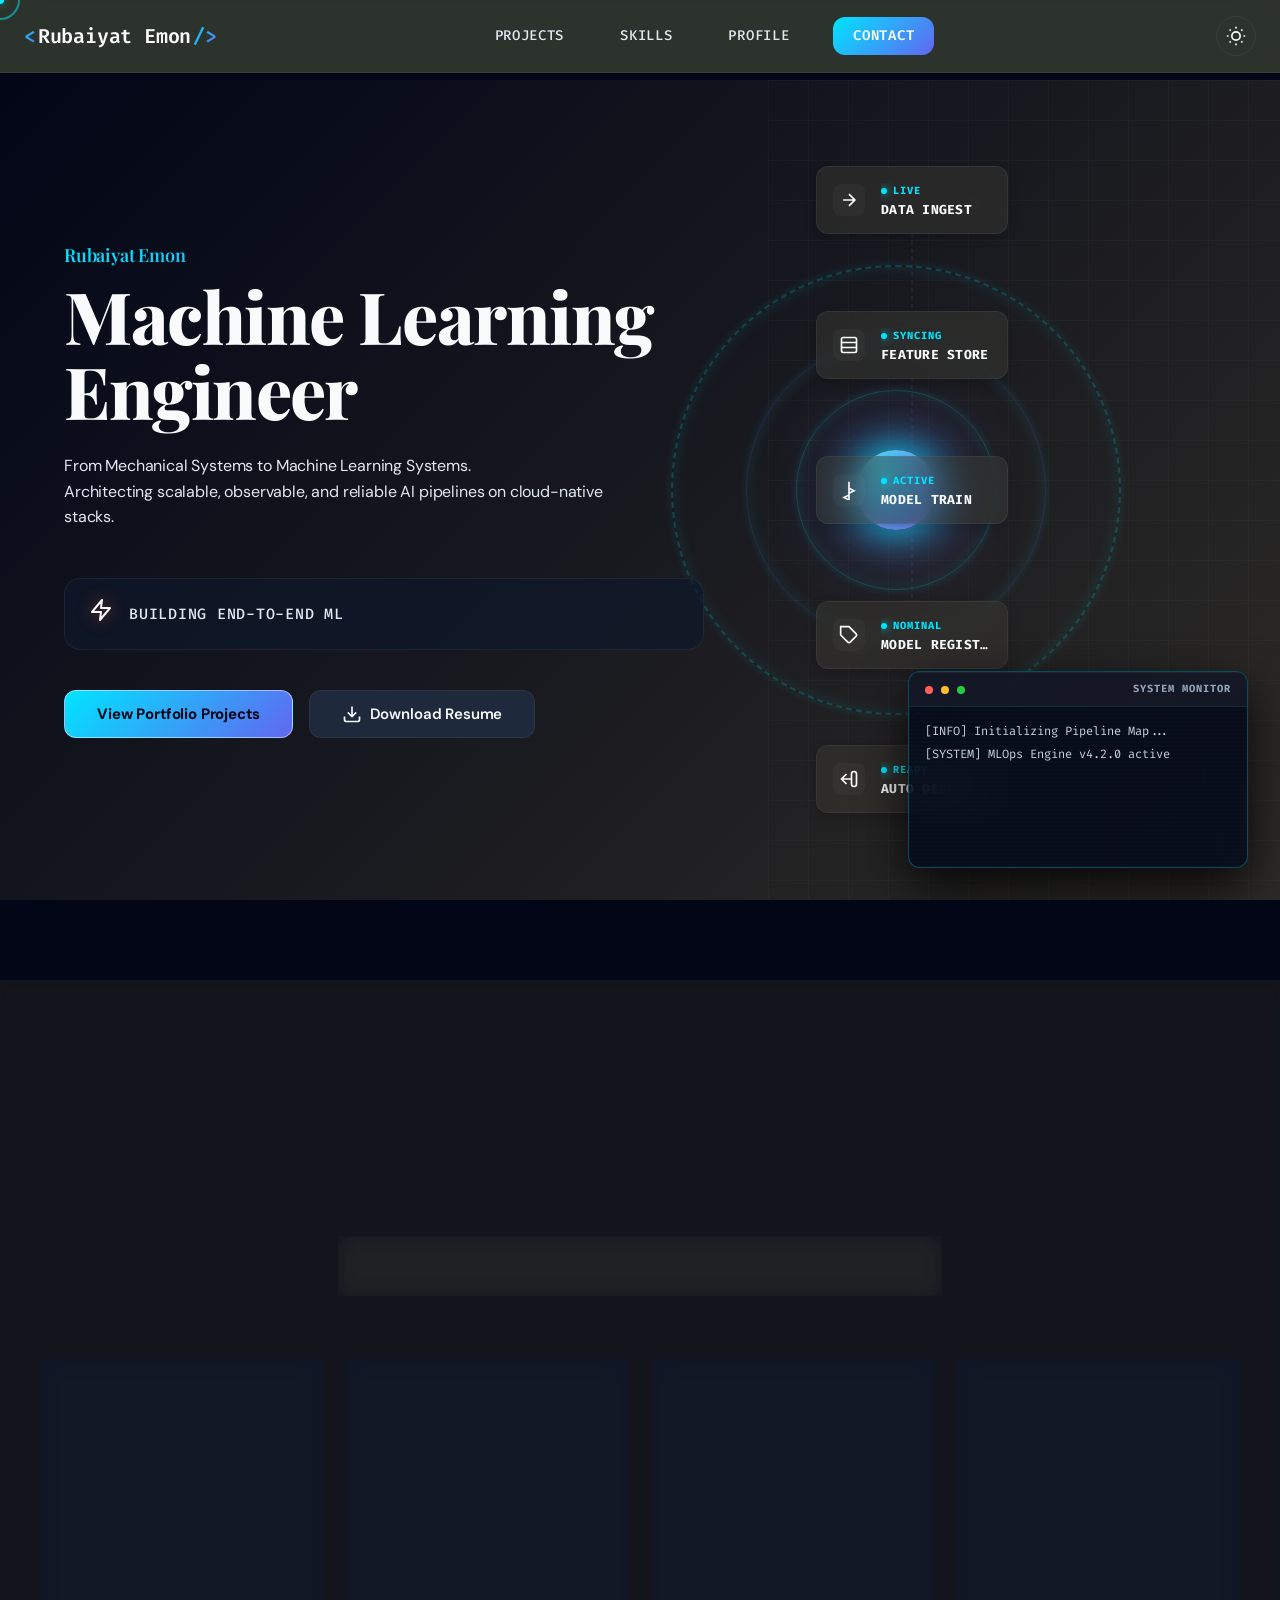
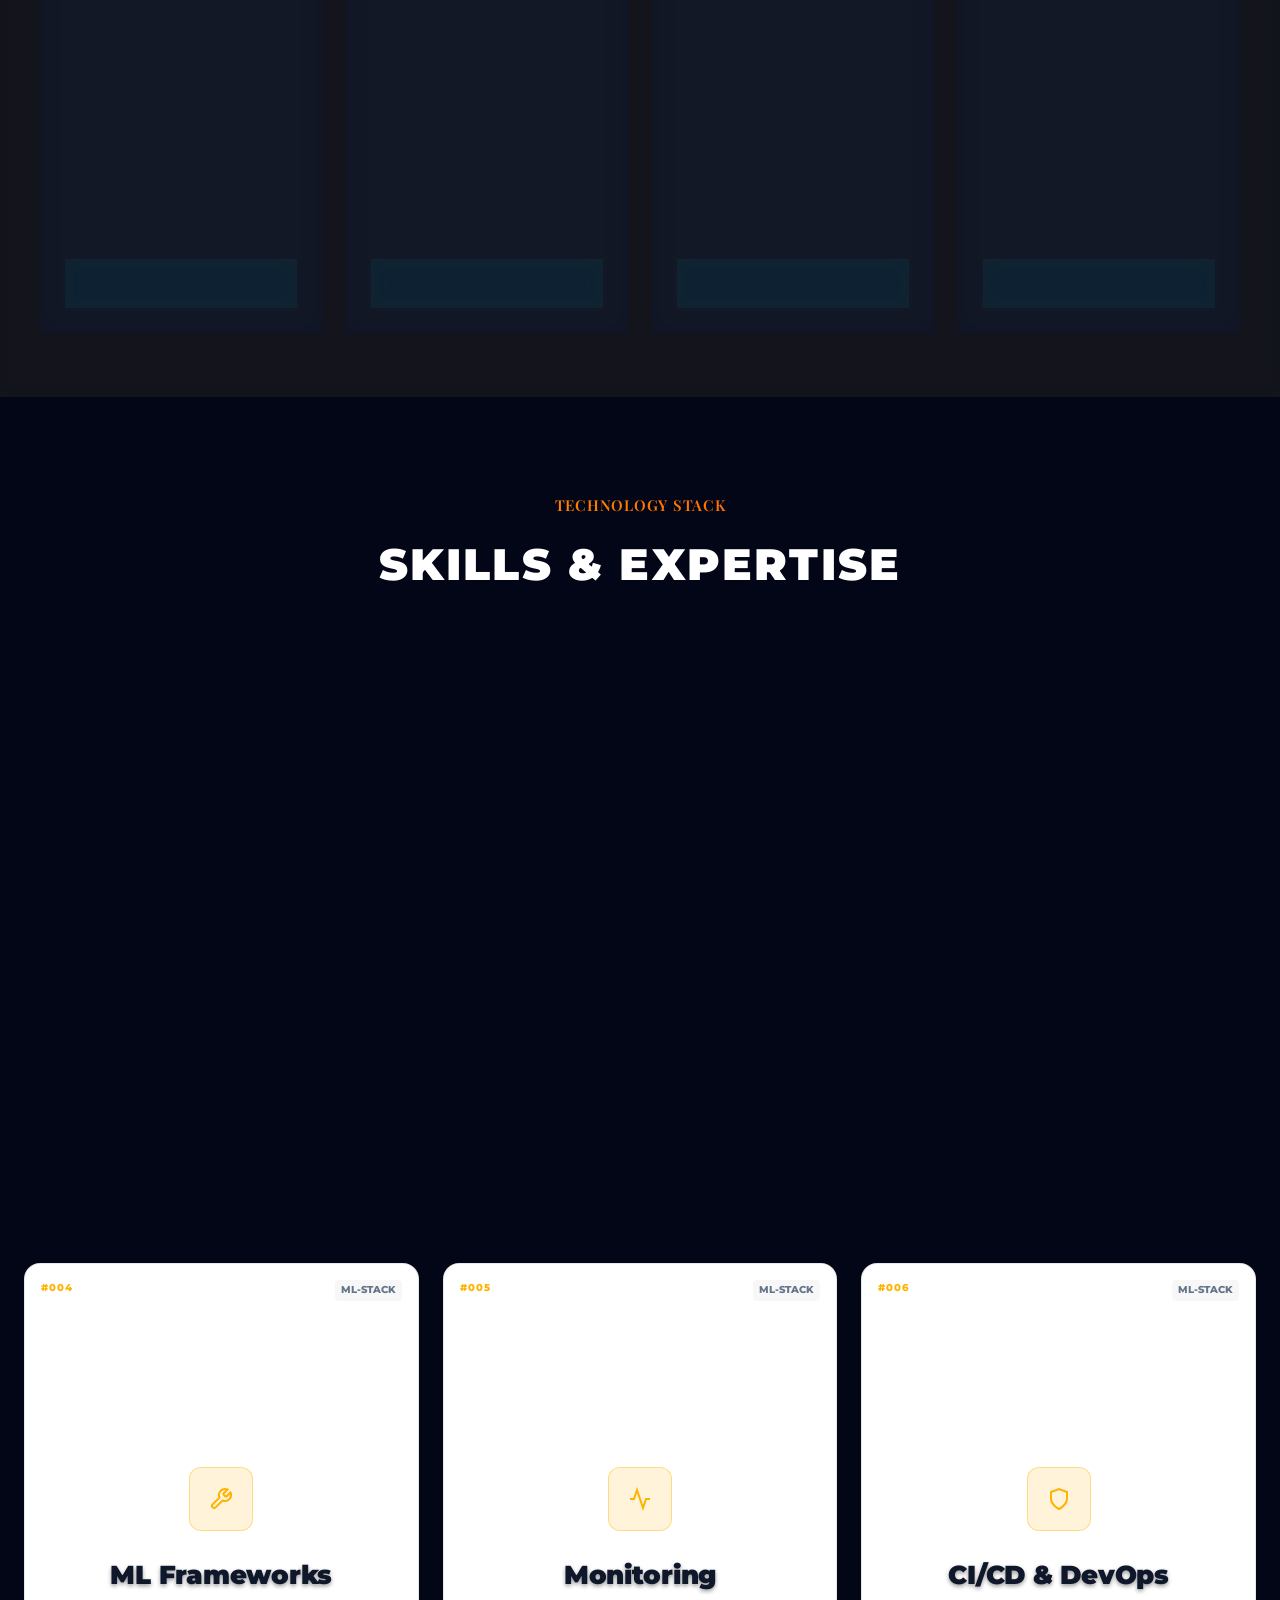
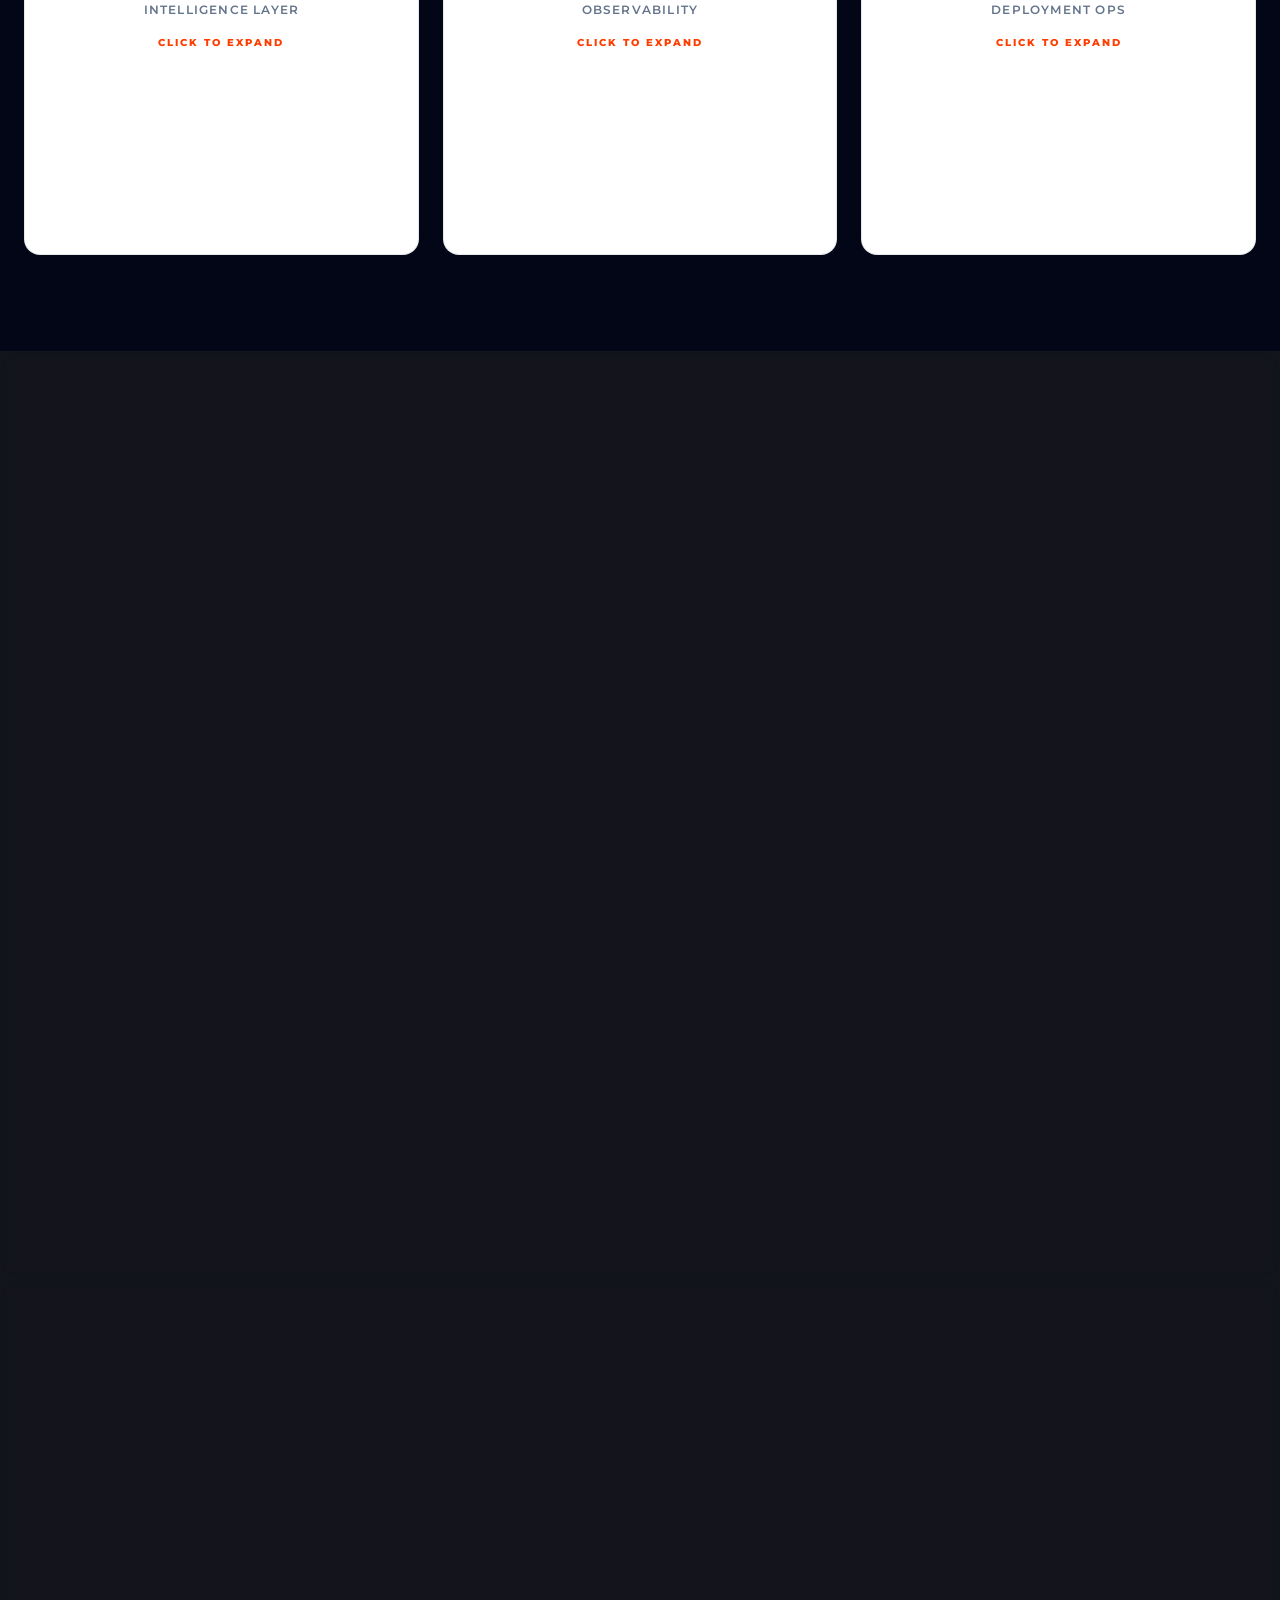
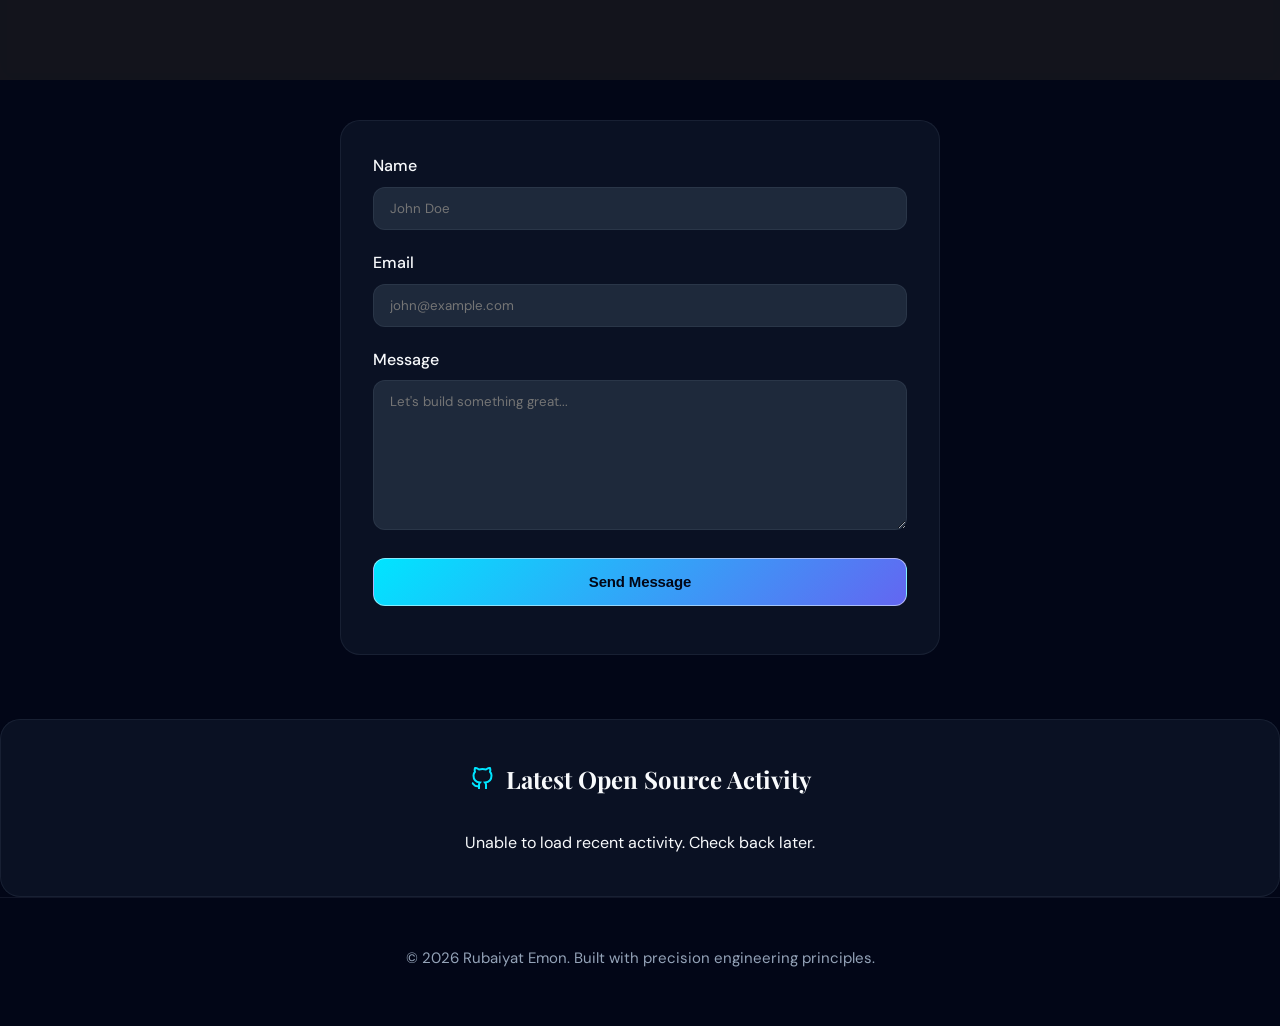
<file: index.html>
<!DOCTYPE html>
<html lang="en">

<head>
    <meta charset="UTF-8">
    <meta name="viewport" content="width=device-width, initial-scale=1.0">
    <meta name="description"
        content="Machine Learning Engineer & MLOps Specialist - Building scalable, observable, and reliable AI pipelines on cloud-native stacks">
    <meta name="keywords" content="Machine Learning, MLOps, ML Engineer, Cloud, Kubernetes, AI, Portfolio">
    <title>Rubaiyat Emon | Machine Learning Engineer</title>
    <link rel="preconnect" href="https://fonts.googleapis.com">
    <link rel="preconnect" href="https://fonts.gstatic.com" crossorigin>
    <link
        href="https://fonts.googleapis.com/css2?family=Playfair+Display:wght@400;500;600;700;800;900&family=DM+Sans:wght@300;400;500;600;700&family=Fira+Code:wght@400;500;600&family=Exo+2:wght@400;600;700;800&family=Montserrat:wght@400;700;800;900&display=swap"
        rel="stylesheet">
    <link rel="stylesheet" href="styles.css">
</head>

<body>
    <div class="cursor-dot"></div>
    <div class="cursor-outline"></div>
    <!-- Navigation -->
    <nav class="navbar">
        <div class="container nav-container">
            <a href="#" class="logo">
                <span class="logo-bracket">&lt;</span>
                <span class="logo-text" data-value="Rubaiyat Emon">Rubaiyat Emon</span>
                <span class="logo-bracket">/&gt;</span>
            </a>
            <ul class="nav-menu">
                <li><a href="#projects" class="nav-link">Projects</a></li>
                <li><a href="#skills" class="nav-link">Skills</a></li>
                <li><button id="show-about-details" class="nav-link">Profile</button></li>
                <li><a href="#contact" class="nav-link cta-button">Contact</a></li>
            </ul>
            <div class="hamburger">
                <span></span>
                <span></span>
                <span></span>
            </div>
            <button id="theme-toggle" class="theme-toggle-btn" aria-label="Toggle light/dark theme">
                <svg class="sun-icon" width="20" height="20" viewBox="0 0 24 24" fill="none" stroke="currentColor"
                    stroke-width="2">
                    <circle cx="12" cy="12" r="5"></circle>
                    <line x1="12" y1="1" x2="12" y2="3"></line>
                    <line x1="12" y1="21" x2="12" y2="23"></line>
                    <line x1="4.22" y1="4.22" x2="5.64" y2="5.64"></line>
                    <line x1="18.36" y1="18.36" x2="19.78" y2="19.78"></line>
                    <line x1="1" y1="12" x2="3" y2="12"></line>
                    <line x1="21" y1="12" x2="23" y2="12"></line>
                    <line x1="4.22" y1="19.78" x2="5.64" y2="18.36"></line>
                    <line x1="18.36" y1="5.64" x2="19.78" y2="4.22"></line>
                </svg>
                <svg class="moon-icon" width="20" height="20" viewBox="0 0 24 24" fill="none" stroke="currentColor"
                    stroke-width="2">
                    <path d="M21 12.79A9 9 0 1 1 11.21 3 7 7 0 0 0 21 12.79z"></path>
                </svg>
            </button>
        </div>
    </nav>

    <!-- Hero Section -->
    <section class="hero">
        <div class="hero-core-container">
            <div class="hero-core-orb"></div>
            <div class="hero-core-ring ring-1"></div>
            <div class="hero-core-ring ring-2"></div>
            <div class="hero-core-ring ring-3"></div>
        </div>
        <div class="container hero-container">
            <div class="hero-content">
                <h1 class="hero-title">
                    <span class="hero-name">Rubaiyat Emon</span>
                    <span class="hero-role">Machine Learning Engineer</span>
                </h1>
                <p class="hero-subtitle">
                    From Mechanical Systems to Machine Learning Systems.<br>
                    Architecting scalable, observable, and reliable AI pipelines on cloud-native stacks.
                </p>
                <div class="hero-tagline">
                    <span class="tagline-icon">
                        <svg width="24" height="24" viewBox="0 0 24 24" fill="none" stroke="currentColor"
                            stroke-width="2" stroke-linecap="round" stroke-linejoin="round">
                            <polygon points="13 2 3 14 12 14 11 22 21 10 12 10 13 2"></polygon>
                        </svg>
                    </span>
                    <span id="rotating-tagline" class="rotating-text">Building End-to-End ML Pipelines</span>
                </div>
                <div class="hero-cta">
                    <a href="#projects" class="btn btn-primary">View Portfolio Projects</a>
                    <a href="resume.pdf" class="btn btn-secondary" download>
                        <svg width="20" height="20" viewBox="0 0 24 24" fill="none" stroke="currentColor"
                            stroke-width="2">
                            <path d="M21 15v4a2 2 0 0 1-2 2H5a2 2 0 0 1-2-2v-4"></path>
                            <polyline points="7 10 12 15 17 10"></polyline>
                            <line x1="12" y1="15" x2="12" y2="3"></line>
                        </svg>
                        Download Resume
                    </a>
                </div>
            </div>
            <div class="system-canvas">
                <svg id="hero-pipeline-svg" class="hero-pipeline-svg">
                </svg>
                <div class="nodes-container">
                    <div class="pipeline-node" id="hero-node-ingest" data-node="ingest">
                        <div class="node-icon">
                            <svg width="20" height="20" viewBox="0 0 24 24" fill="none" stroke="currentColor"
                                stroke-width="2">
                                <path d="M5 12h14M12 5l7 7-7 7" />
                            </svg>
                        </div>
                        <div class="node-info">
                            <div class="node-status">Live</div>
                            <div class="node-label">Data Ingest</div>
                        </div>
                    </div>
                    <div class="pipeline-node" id="hero-node-feature-store" data-node="feature">
                        <div class="node-icon">
                            <svg width="20" height="20" viewBox="0 0 24 24" fill="none" stroke="currentColor"
                                stroke-width="2">
                                <rect x="3" y="3" width="18" height="18" rx="2" ry="2" />
                                <path d="M3 9h18M3 15h18" />
                            </svg>
                        </div>
                        <div class="node-info">
                            <div class="node-status">Syncing</div>
                            <div class="node-label">Feature Store</div>
                        </div>
                    </div>
                    <div class="pipeline-node" id="hero-node-train" data-node="train">
                        <div class="node-icon">
                            <svg width="20" height="20" viewBox="0 0 24 24" fill="none" stroke="currentColor"
                                stroke-width="2">
                                <path d="M12 2v8l6 3-6 3v8l-6-3 6-3V2z" />
                            </svg>
                        </div>
                        <div class="node-info">
                            <div class="node-status">Active</div>
                            <div class="node-label">Model Train</div>
                        </div>
                    </div>
                    <div class="pipeline-node" id="hero-node-registry" data-node="registry">
                        <div class="node-icon">
                            <svg width="20" height="20" viewBox="0 0 24 24" fill="none" stroke="currentColor"
                                stroke-width="2">
                                <path
                                    d="M20.59 13.41l-7.17 7.17a2 2 0 0 1-2.83 0L2 12V2h10l8.59 8.59a2 2 0 0 1 0 2.82zM7 7h.01" />
                            </svg>
                        </div>
                        <div class="node-info">
                            <div class="node-status">Nominal</div>
                            <div class="node-label">Model Registry</div>
                        </div>
                    </div>
                    <div class="pipeline-node" id="hero-node-deploy" data-node="deploy">
                        <div class="node-icon">
                            <svg width="20" height="20" viewBox="0 0 24 24" fill="none" stroke="currentColor"
                                stroke-width="2">
                                <path
                                    d="M18 3a3 3 0 0 0-3 3v12a3 3 0 0 0 3 3 3 3 0 0 0 3-3V6a3 3 0 0 0-3-3zM15 12H3m6-6l-6 6 6 6" />
                            </svg>
                        </div>
                        <div class="node-info">
                            <div class="node-status">Ready</div>
                            <div class="node-label">Auto Deploy</div>
                        </div>
                    </div>
                </div>
                <div class="telemetry-terminal">
                    <div class="terminal-header">
                        <span class="terminal-dot red"></span>
                        <span class="terminal-dot yellow"></span>
                        <span class="terminal-dot green"></span>
                        <span class="terminal-title">SYSTEM MONITOR</span>
                    </div>
                    <div id="hero-telemetry-logs" class="terminal-body">
                        <div class="log-line">[INFO] Initializing Pipeline Map...</div>
                        <div class="log-line">[SYSTEM] MLOps Engine v4.2.0 active</div>
                    </div>
                </div>
            </div>
        </div>
    </section>

    <!-- Projects Section -->
    <section id="projects" class="projects-section">
        <div class="container">
            <h2 class="section-title">
                <span class="title-accent">The Four Pillars</span>
                Portfolio Projects
            </h2>
            <p class="section-subtitle">Production-grade ML systems demonstrating end-to-end engineering excellence</p>

            <div class="filter-container">
                <button class="filter-btn active" data-filter="all">All</button>
                <button class="filter-btn" data-filter="mlops">MLOps</button>
                <button class="filter-btn" data-filter="genai">GenAI</button>
                <button class="filter-btn" data-filter="vision">Computer Vision</button>
            </div>

            <div class="projects-grid">
                <!-- Project A: Fraud Detection -->
                <article class="project-card" data-project="ML-SYS-01-FD" data-version="v2.4.0" data-category="mlops">
                    <div class="card-grid-overlay"></div>
                    <div class="card-scan-line"></div>
                    <div class="top-glow"></div>
                    <div class="card-corner corner-tl"></div>
                    <div class="card-corner corner-tr"></div>
                    <div class="card-corner corner-bl"></div>
                    <div class="card-corner corner-br"></div>
                    <div class="project-header">
                        <div class="project-icon">
                            <svg width="32" height="32" viewBox="0 0 24 24" fill="none" stroke="currentColor"
                                stroke-width="2">
                                <polygon points="13 2 3 14 12 14 11 22 21 10 12 10 13 2"></polygon>
                            </svg>
                        </div>
                        <span class="project-tag">Speed & Reliability</span>
                    </div>
                    <h3 class="project-title">Real-Time Fraud Detection System</h3>
                    <p class="project-description">
                        Low-latency fraud detection API processing 10,000+ TPS with sub-150ms P95 latency,
                        featuring zero-downtime Blue/Green deployments and automated drift monitoring.
                    </p>
                    <div class="project-tech">
                        <span class="tech-badge">Kafka</span>
                        <span class="tech-badge">Feast</span>
                        <span class="tech-badge">MLflow</span>
                        <span class="tech-badge">FastAPI</span>
                        <span class="tech-badge">Prometheus</span>
                        <span class="tech-badge">Evidently AI</span>
                    </div>
                    <div class="project-stats">
                        <div class="stat">
                            <div class="stat-value">&lt;120ms</div>
                            <div class="stat-label">P95 Latency</div>
                        </div>
                        <div class="stat">
                            <div class="stat-value">-18%</div>
                            <div class="stat-label">False Positives</div>
                        </div>
                        <div class="stat">
                            <div class="stat-value">Zero</div>
                            <div class="stat-label">Downtime</div>
                        </div>
                    </div>
                    <button class="btn btn-outline project-btn">View Details</button>
                </article>

                <!-- Project B: Recommendation Engine -->
                <article class="project-card" data-project="ML-SYS-02-RS" data-version="v3.1.2" data-category="mlops">
                    <div class="card-grid-overlay"></div>
                    <div class="card-scan-line"></div>
                    <div class="top-glow"></div>
                    <div class="card-corner corner-tl"></div>
                    <div class="card-corner corner-tr"></div>
                    <div class="card-corner corner-bl"></div>
                    <div class="card-corner corner-br"></div>
                    <div class="project-header">
                        <div class="project-icon">
                            <svg width="32" height="32" viewBox="0 0 24 24" fill="none" stroke="currentColor"
                                stroke-width="2">
                                <path
                                    d="M21.5 2v6h-6M2.5 22v-6h6M2 11.5a10 10 0 0 1 18.8-4.3M22 12.5a10 10 0 0 1-18.8 4.2">
                                </path>
                            </svg>
                        </div>
                        <span class="project-tag">Distributed Scale</span>
                    </div>
                    <h3 class="project-title">Scalable Recommendation Engine</h3>
                    <p class="project-description">
                        Personalized news recommendation system with distributed training on 100GB+ datasets,
                        autoscaling serving layer, and Kubeflow-orchestrated retraining pipelines.
                    </p>
                    <div class="project-tech">
                        <span class="tech-badge">Kubernetes</span>
                        <span class="tech-badge">Ray Train</span>
                        <span class="tech-badge">Ray Serve</span>
                        <span class="tech-badge">Kubeflow</span>
                        <span class="tech-badge">Terraform</span>
                        <span class="tech-badge">EKS</span>
                    </div>
                    <div class="project-stats">
                        <div class="stat">
                            <div class="stat-value">70%</div>
                            <div class="stat-label">Training Speedup</div>
                        </div>
                        <div class="stat">
                            <div class="stat-value">2-15</div>
                            <div class="stat-label">Auto-scaling Pods</div>
                        </div>
                        <div class="stat">
                            <div class="stat-value">10x</div>
                            <div class="stat-label">Dataset Growth</div>
                        </div>
                    </div>
                    <button class="btn btn-outline project-btn">View Details</button>
                </article>

                <!-- Project C: LLM & RAG -->
                <article class="project-card" data-project="LLM-PLAT-03" data-version="v1.0.8" data-category="genai">
                    <div class="card-grid-overlay"></div>
                    <div class="card-scan-line"></div>
                    <div class="top-glow"></div>
                    <div class="card-corner corner-tl"></div>
                    <div class="card-corner corner-tr"></div>
                    <div class="card-corner corner-bl"></div>
                    <div class="card-corner corner-br"></div>
                    <div class="project-header">
                        <div class="project-icon">
                            <svg width="32" height="32" viewBox="0 0 24 24" fill="none" stroke="currentColor"
                                stroke-width="2">
                                <rect x="3" y="11" width="18" height="11" rx="2" ry="2"></rect>
                                <path d="M7 11V7a5 5 0 0 1 10 0v4"></path>
                            </svg>
                        </div>
                        <span class="project-tag">GenAI System</span>
                    </div>
                    <h3 class="project-title">Enterprise LLM & RAG Platform</h3>
                    <p class="project-description">
                        Retrieval-Augmented Generation system grounding LLMs on 500k+ engineering documents,
                        with fine-tuned embeddings, vector search, and rigorous evaluation pipelines.
                    </p>
                    <div class="project-tech">
                        <span class="tech-badge">LangChain</span>
                        <span class="tech-badge">Qdrant</span>
                        <span class="tech-badge">LoRA</span>
                        <span class="tech-badge">Transformers</span>
                        <span class="tech-badge">Redis</span>
                        <span class="tech-badge">RAGAS</span>
                    </div>
                    <div class="project-stats">
                        <div class="stat">
                            <div class="stat-value">92%</div>
                            <div class="stat-label">Faithfulness</div>
                        </div>
                        <div class="stat">
                            <div class="stat-value">40%</div>
                            <div class="stat-label">Improvement</div>
                        </div>
                        <div class="stat">
                            <div class="stat-value">60%</div>
                            <div class="stat-label">Latency Reduction</div>
                        </div>
                    </div>
                    <button class="btn btn-outline project-btn">View Details</button>
                </article>

                <!-- Project D: Computer Vision -->
                <article class="project-card" data-project="CV-EDGE-04" data-version="v4.2.1" data-category="vision">
                    <div class="card-grid-overlay"></div>
                    <div class="card-scan-line"></div>
                    <div class="top-glow"></div>
                    <div class="card-corner corner-tl"></div>
                    <div class="card-corner corner-tr"></div>
                    <div class="card-corner corner-bl"></div>
                    <div class="card-corner corner-br"></div>
                    <div class="project-header">
                        <div class="project-icon">
                            <svg width="32" height="32" viewBox="0 0 24 24" fill="none" stroke="currentColor"
                                stroke-width="2">
                                <path d="M1 12s4-8 11-8 11 8 11 8-4 8-11 8-11-8-11-8z"></path>
                                <circle cx="12" cy="12" r="3"></circle>
                            </svg>
                        </div>
                        <span class="project-tag">Optimization</span>
                    </div>
                    <h3 class="project-title">Computer Vision for Edge Deployment</h3>
                    <p class="project-description">
                        Optimized YOLOv8 object detection for edge hardware with pruning, quantization,
                        and TensorRT, achieving 3x speedup while maintaining accuracy.
                    </p>
                    <div class="project-tech">
                        <span class="tech-badge">YOLOv8</span>
                        <span class="tech-badge">TensorRT</span>
                        <span class="tech-badge">Triton</span>
                        <span class="tech-badge">KFServing</span>
                        <span class="tech-badge">GitHub Actions</span>
                        <span class="tech-badge">OpenCV</span>
                    </div>
                    <div class="project-stats">
                        <div class="stat">
                            <div class="stat-value">65%</div>
                            <div class="stat-label">Size Reduction</div>
                        </div>
                        <div class="stat">
                            <div class="stat-value">3.5x</div>
                            <div class="stat-label">Speedup</div>
                        </div>
                        <div class="stat">
                            <div class="stat-value">&lt;1.5%</div>
                            <div class="stat-label">mAP Drop</div>
                        </div>
                    </div>
                    <button class="btn btn-outline project-btn">View Details</button>
                </article>
            </div>
        </div>
    </section>



    <!-- Skills Section -->
    <section id="skills" class="skills-section">
        <div class="container">
            <h2 class="section-title">
                <span class="title-accent">Technology Stack</span>
                Skills & Expertise
            </h2>

            <div id="holo-skills-container" class="skills-grid">
                <!-- Data-driven holographic cards will be rendered here -->
            </div>
        </div>
    </section>

    <!-- About Section -->
    <section id="about" class="about-section">
        <div class="container">
            <div class="about-grid">
                <div class="about-image">
                    <div class="image-placeholder">
                        <img src="profile.png" alt="Rubaiyat Emon" class="profile-photo">
                    </div>
                </div>
                <div class="about-content">
                    <h2 class="section-title">
                        <span class="title-accent">My Journey</span>
                        About Me
                    </h2>
                    <div class="about-text">
                        <p>
                            My path into Machine Learning Engineering wasn't a linear ascent; it was forged through
                            the debris of heavy failure and the quiet desperation of starting over. Coming from a
                            <strong>Mechanical Engineering</strong> background, I was trained in precision and
                            reliability,
                            yet the transition into production ML often felt like an impossible mountain. I’ve known
                            what it feels like to be utterly stuck—trapped in the gap between the logic I knew and
                            the complex, high-stakes code that seemed to reject my every effort. I failed, I iterated,
                            and I failed again.
                        </p>
                        <p>
                            In those moments of absolute uncertainty, I clung to a hope that was nearly unreasonable—a
                            singular, relentless drive to succeed where others might have turned back. Today, I don't
                            just build models; I <strong>architect the battle-hardened systems</strong> that serve them.
                            Because I’ve felt the sting of a failing pipeline, I’m obsessed with the robust
                            infrastructure, monitoring, and MLOps automation that turn statistical promise into an
                            unshakeable reality.
                        </p>

                        <blockquote class="engineering-quote">
                            "I’ve come to realize that my Mechanical Engineering background isn't a gap—it's my
                            foundational strength. It provided the rigorous training in systems design, failure mode
                            analysis, and constraint optimization that I now use to build bulletproof ML production
                            architectures."
                        </blockquote>
                    </div>
                    <div class="about-cta-group">
                        <a href="#contact" class="btn btn-primary">Let's Discuss Scalable ML Systems</a>
                    </div>
                </div>
            </div>
        </div>
    </section>


    <!-- Contact Section -->
    <section id="contact" class="contact-section">
        <div class="container">
            <h2 class="section-title">Let's Build Something Together</h2>
            <p class="section-subtitle">Open to opportunities in ML Engineering, MLOps, and AI Infrastructure</p>
            <div class="contact-links">
                <a href="mailto:rubaiyatemon16317@gmail.com" class="contact-link">
                    <svg width="24" height="24" viewBox="0 0 24 24" fill="currentColor">
                        <path
                            d="M24 5.457v13.909c0 .904-.732 1.636-1.636 1.636h-3.819V11.73L12 16.64l-6.545-4.91v9.273H1.636A1.636 1.636 0 0 1 0 19.366V5.457c0-2.023 2.309-3.178 3.927-1.964L12 9.573l8.073-6.08c1.618-1.214 3.927-.059 3.927 1.964z" />
                    </svg>
                    Rubaiyat Emon
                </a>
                <a href="https://linkedin.com/in/yourprofile" target="_blank" class="contact-link">
                    <svg width="24" height="24" viewBox="0 0 24 24" fill="currentColor">
                        <path
                            d="M20.447 20.452h-3.554v-5.569c0-1.328-.027-3.037-1.852-3.037-1.853 0-2.136 1.445-2.136 2.939v5.667H9.351V9h3.414v1.561h.046c.477-.9 1.637-1.85 3.37-1.85 3.601 0 4.267 2.37 4.267 5.455v6.286zM5.337 7.433c-1.144 0-2.063-.926-2.063-2.065 0-1.138.92-2.063 2.063-2.063 1.14 0 2.064.925 2.064 2.063 0 1.139-.925 2.065-2.064 2.065zm1.782 13.019H3.555V9h3.564v11.452zM22.225 0H1.771C.792 0 0 .774 0 1.729v20.542C0 23.227.792 24 1.771 24h20.451C23.2 24 24 23.227 24 22.271V1.729C24 .774 23.2 0 22.222 0h.003z" />
                    </svg>
                    LinkedIn Profile
                </a>
                <a href="https://github.com/rubaiyatemon" target="_blank" class="contact-link">
                    <svg width="24" height="24" viewBox="0 0 24 24" fill="currentColor">
                        <path
                            d="M12 0c-6.626 0-12 5.373-12 12 0 5.302 3.438 9.8 8.207 11.387.599.111.793-.261.793-.577v-2.234c-3.338.726-4.033-1.416-4.033-1.416-.546-1.387-1.333-1.756-1.333-1.756-1.089-.745.083-.729.083-.729 1.205.084 1.839 1.237 1.839 1.237 1.07 1.834 2.807 1.304 3.492.997.107-.775.418-1.305.762-1.604-2.665-.305-5.467-1.334-5.467-5.931 0-1.311.469-2.381 1.236-3.221-.124-.303-.535-1.524.117-3.176 0 0 1.008-.322 3.301 1.23.957-.266 1.983-.399 3.003-.404 1.02.005 2.047.138 3.006.404 2.291-1.552 3.297-1.23 3.297-1.23.653 1.653.242 2.874.118 3.176.77.84 1.235 1.911 1.235 3.221 0 4.609-2.807 5.624-5.479 5.921.43.372.823 1.102.823 2.222v3.293c0 .319.192.694.801.576 4.765-1.589 8.199-6.086 8.199-11.386 0-6.627-5.373-12-12-12z" />
                    </svg>
                    rubaiyatemon
                </a>
            </div>
        </div>
    </section>

    <!-- Contact Form -->
    <div class="contact-form-container">
        <form id="contact-form" class="contact-form">
            <div class="form-group">
                <label for="name">Name</label>
                <input type="text" id="name" name="name" required placeholder="John Doe">
            </div>
            <div class="form-group">
                <label for="email">Email</label>
                <input type="email" id="email" name="email" required placeholder="john@example.com">
            </div>
            <div class="form-group">
                <label for="message">Message</label>
                <textarea id="message" name="message" required placeholder="Let's build something great..."></textarea>
            </div>
            <button type="submit" class="btn btn-primary submit-btn">Send Message</button>
            <p class="form-status" id="form-status"></p>
        </form>
    </div>

    <!-- Live GitHub Activity -->
    <div class="github-activity">
        <h3 class="activity-title">
            <svg width="24" height="24" viewBox="0 0 24 24" fill="none" stroke="currentColor" stroke-width="2">
                <path
                    d="M9 19c-5 1.5-5-2.5-7-3m14 6v-3.87a3.37 3.37 0 0 0-.94-2.61c3.14-.35 6.44-1.54 6.44-7A5.44 5.44 0 0 0 20 4.77 5.07 5.07 0 0 0 19.91 1S18.73.65 16 2.48a13.38 13.38 0 0 0-7 0C6.27.65 5.09 1 5.09 1A5.07 5.07 0 0 0 5 4.77a5.44 5.44 0 0 0-1.5 3.78c0 5.42 3.3 6.61 6.44 7A3.37 3.37 0 0 0 9 18.13V22">
                </path>
            </svg>
            Latest Open Source Activity
        </h3>
        <div id="github-feed" class="github-feed">
            <p>Loading recent commits...</p>
        </div>
    </div>

    <!-- Footer -->
    <footer class="footer">
        <div class="container">
            <p>&copy; 2026 Rubaiyat Emon. Built with precision engineering principles.</p>
            <p class="footer-note">
            </p>
        </div>
    </footer>

    <!-- Project Modal -->
    <div id="project-modal" class="modal">
        <div class="modal-content">
            <button class="modal-close">&times;</button>
            <div id="modal-body"></div>
        </div>
    </div>

    <script src="script.js"></script>
</body>

</html>
</file>
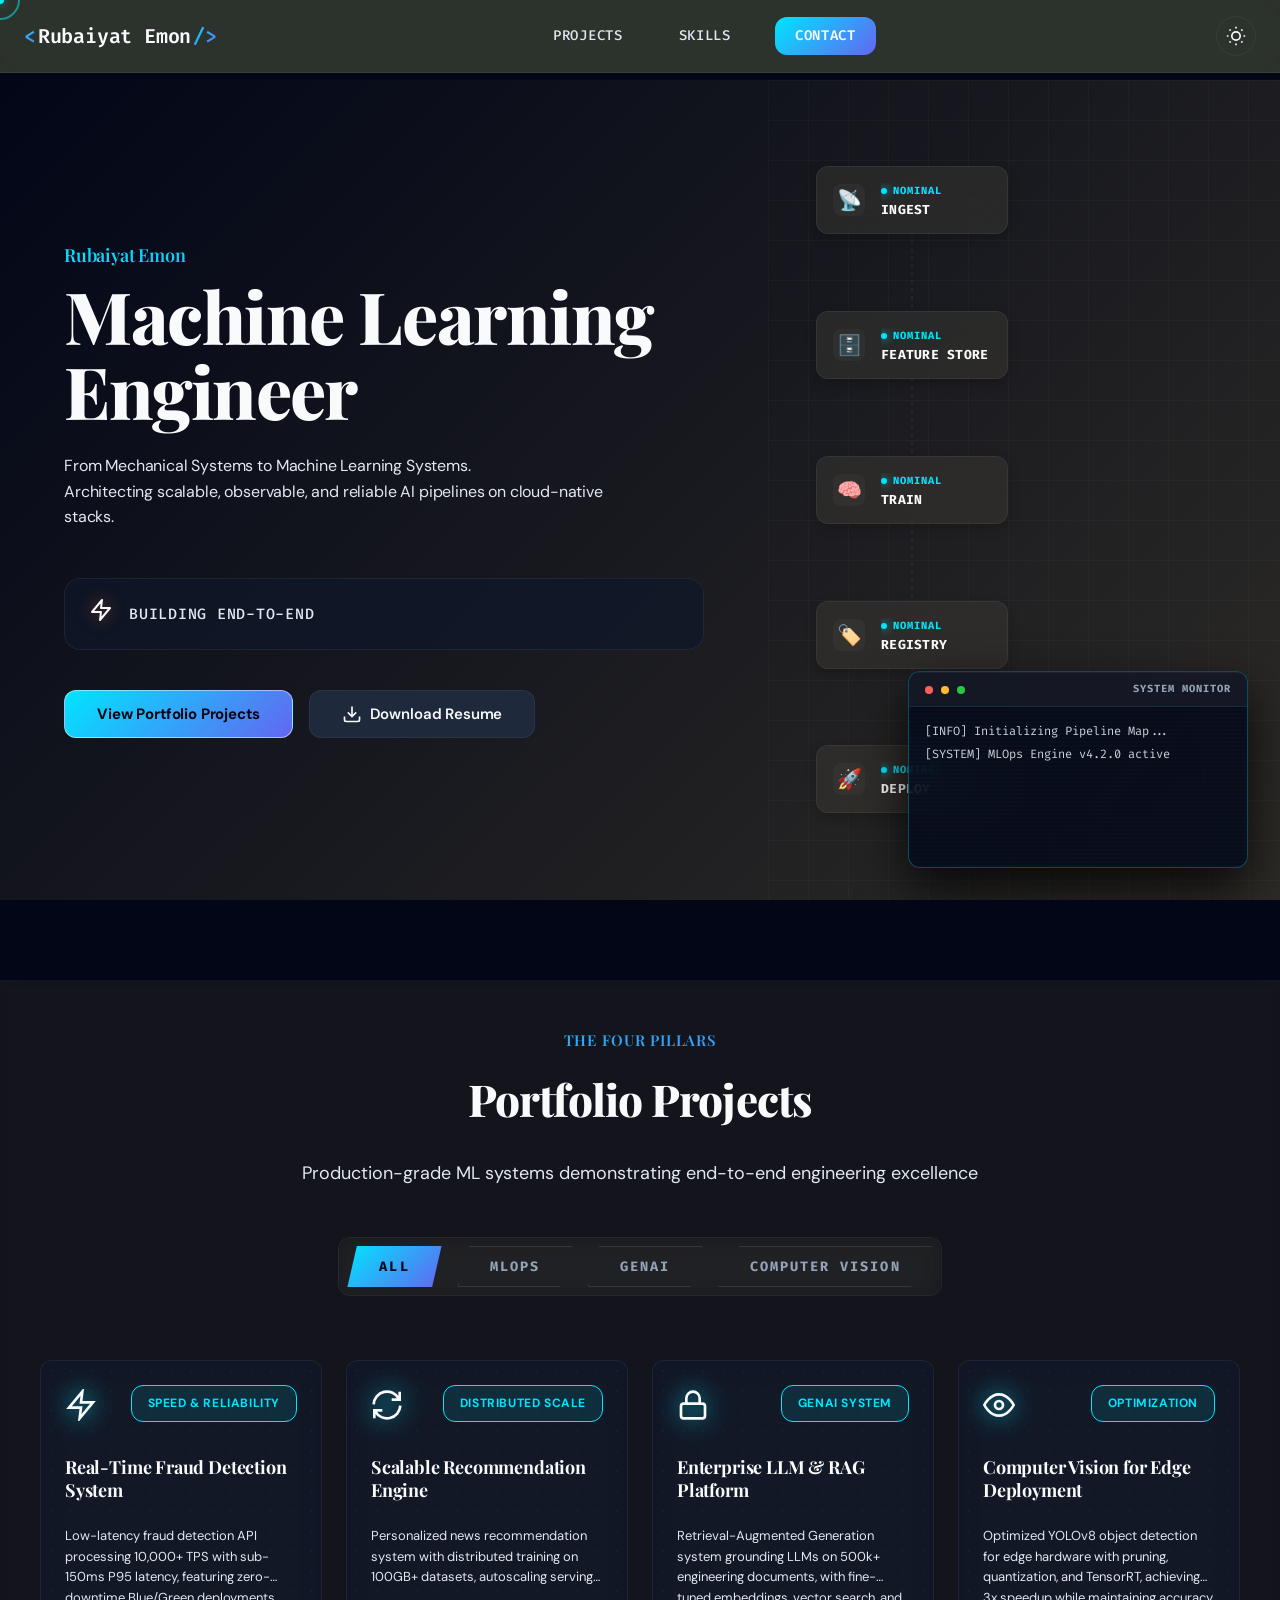
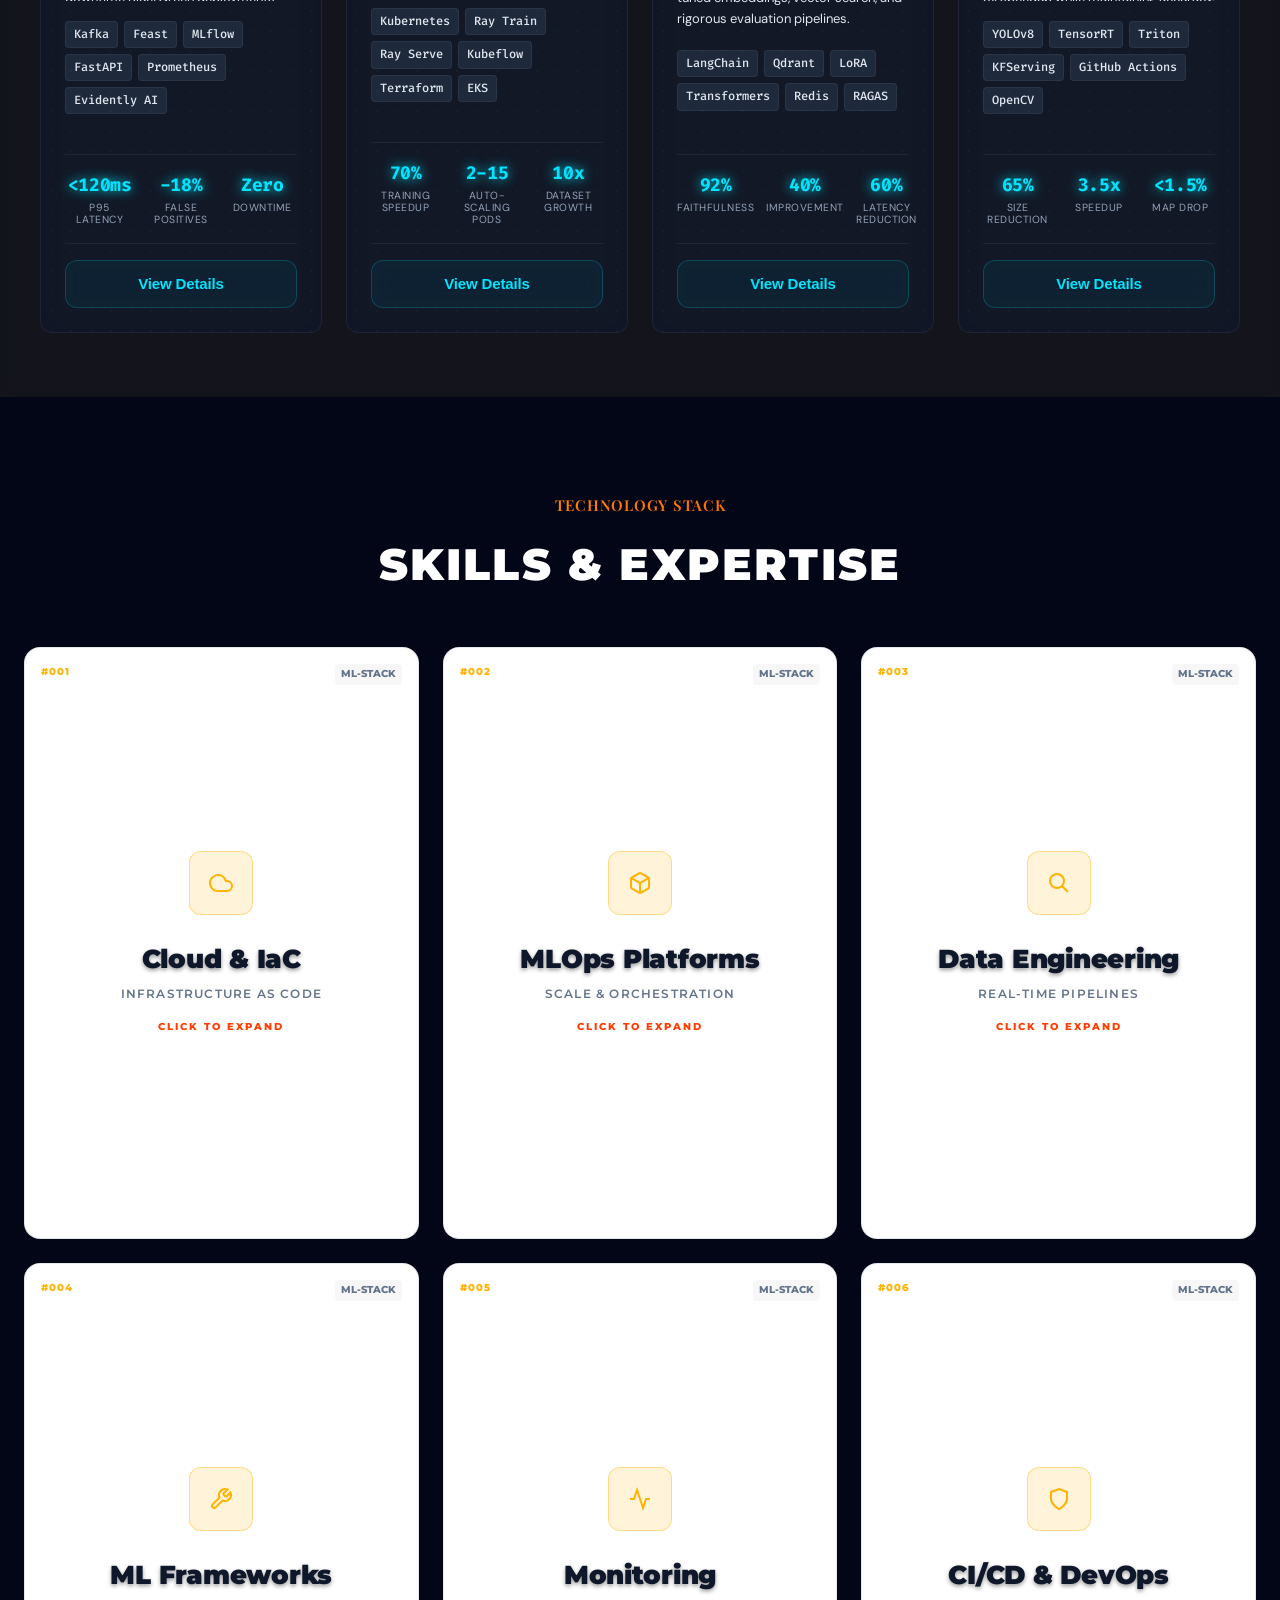
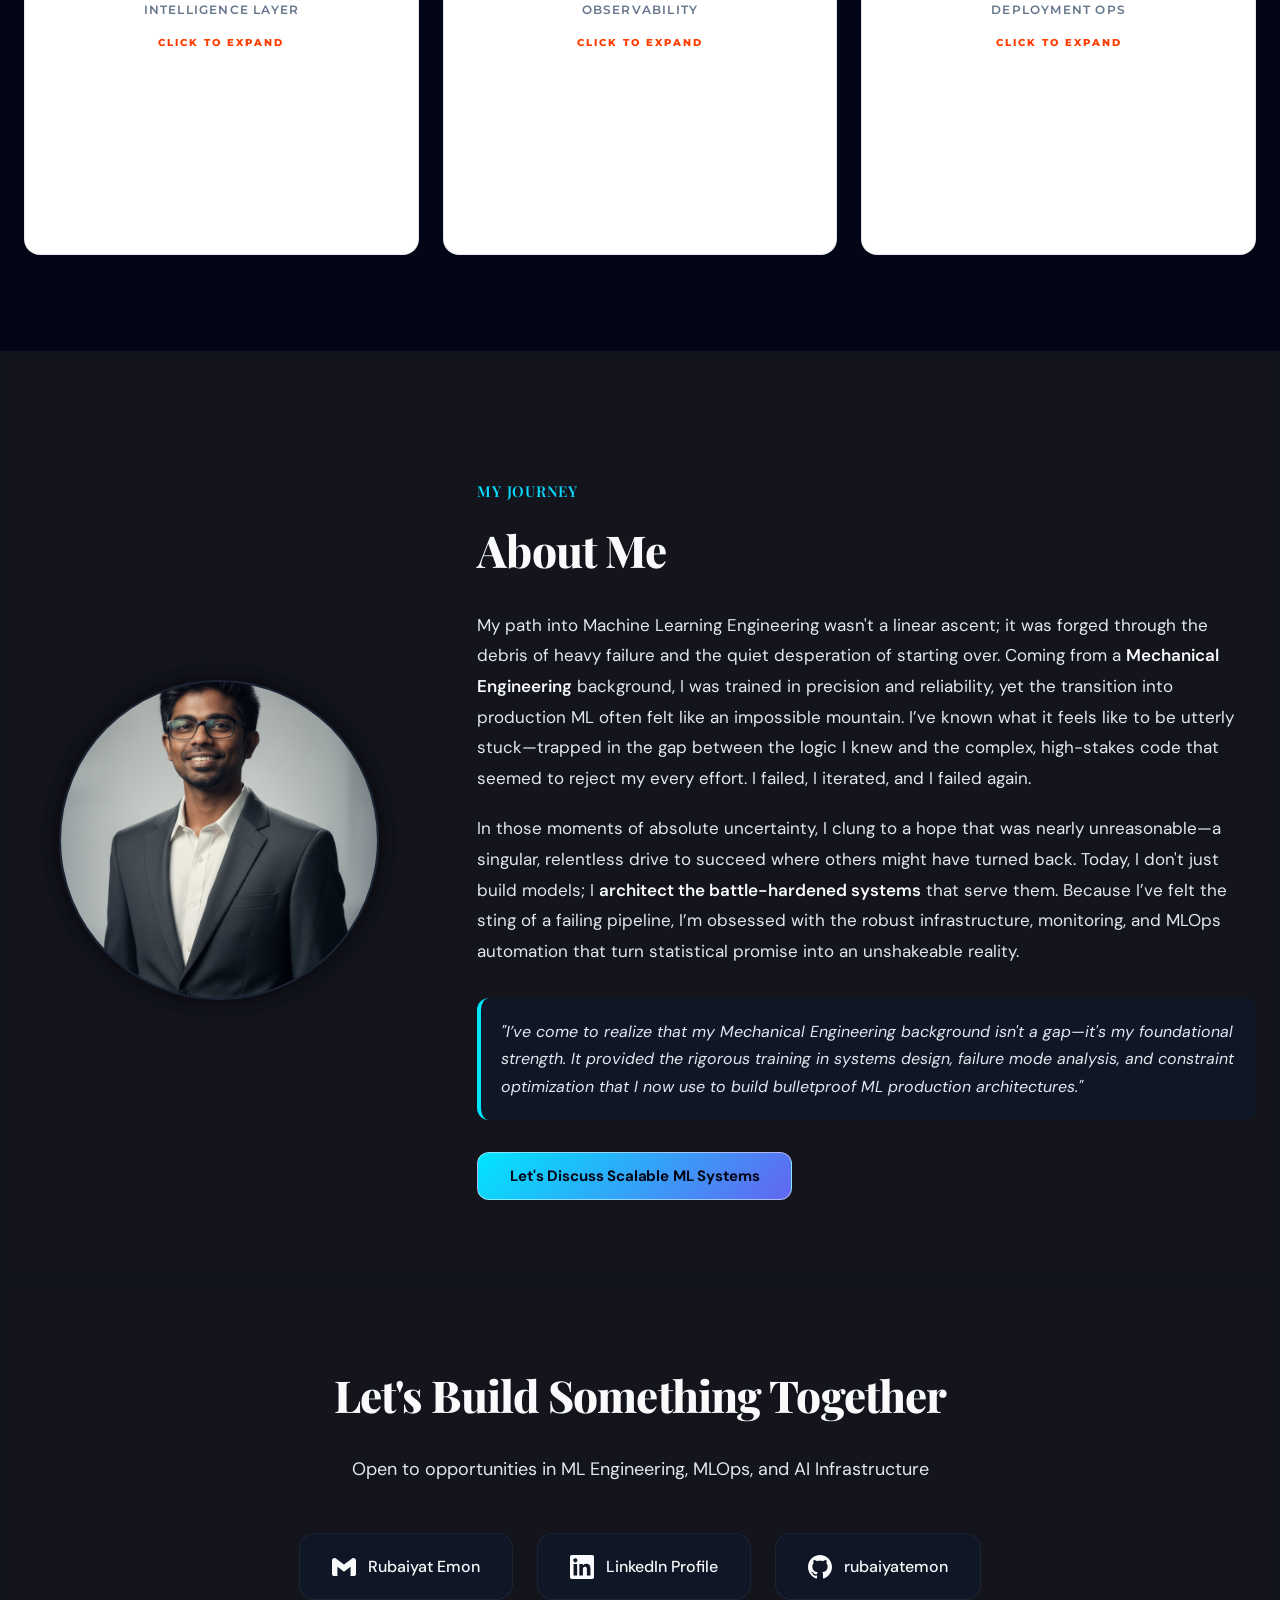
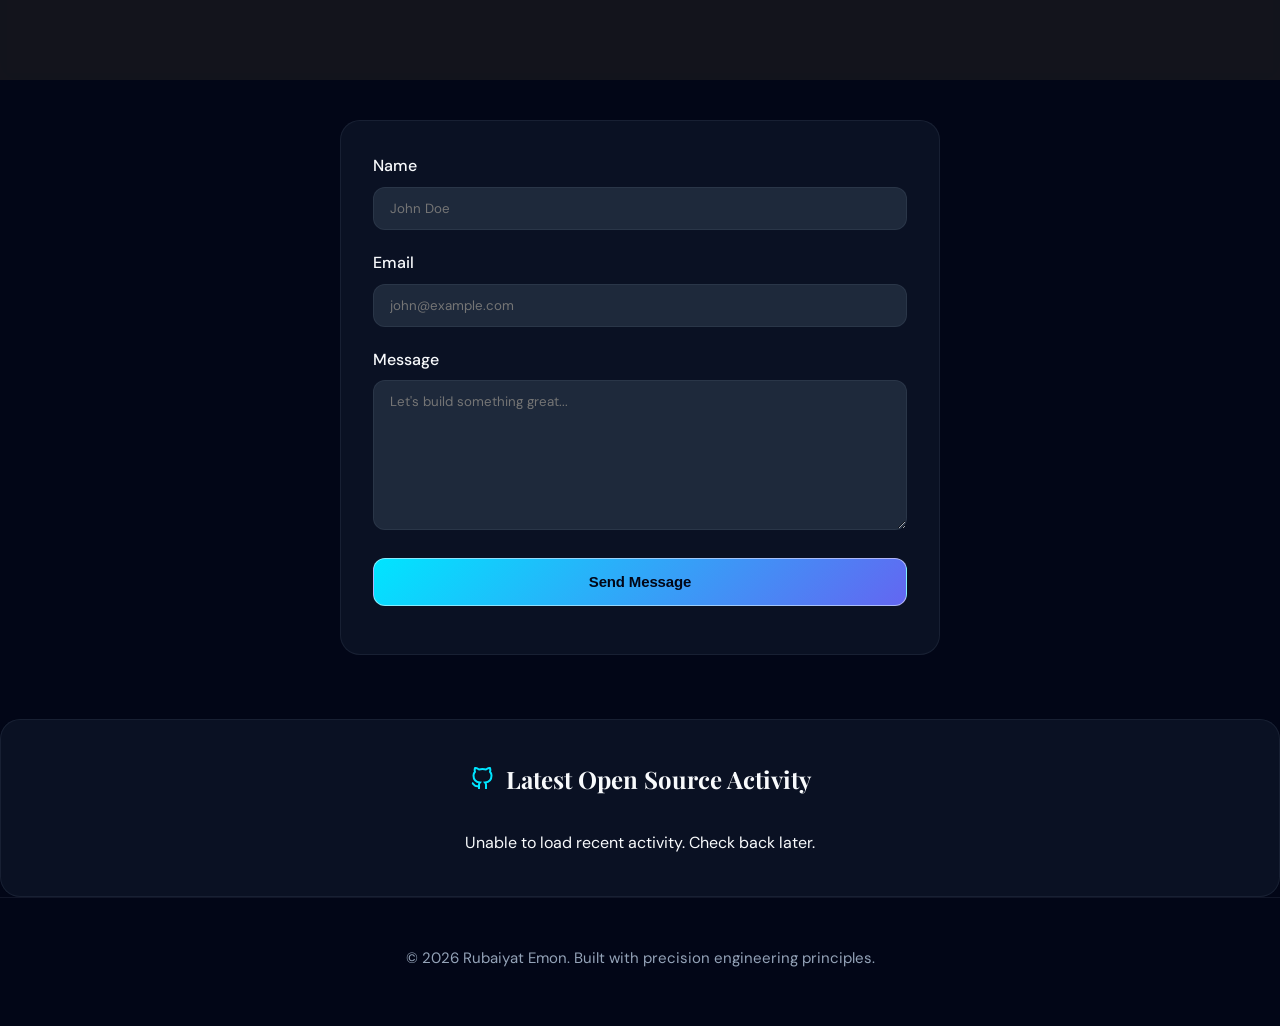
<file: index_backup.html>
<!DOCTYPE html>
<html lang="en">

<head>
    <meta charset="UTF-8">
    <meta name="viewport" content="width=device-width, initial-scale=1.0">
    <meta name="description"
        content="Machine Learning Engineer & MLOps Specialist - Building scalable, observable, and reliable AI pipelines on cloud-native stacks">
    <meta name="keywords" content="Machine Learning, MLOps, ML Engineer, Cloud, Kubernetes, AI, Portfolio">
    <title>Rubaiyat Emon | Machine Learning Engineer</title>
    <link rel="preconnect" href="https://fonts.googleapis.com">
    <link rel="preconnect" href="https://fonts.gstatic.com" crossorigin>
    <link
        href="https://fonts.googleapis.com/css2?family=Playfair+Display:wght@400;500;600;700;800;900&family=DM+Sans:wght@300;400;500;600;700&family=Fira+Code:wght@400;500;600&family=Exo+2:wght@400;600;700;800&family=Montserrat:wght@400;700;800;900&display=swap"
        rel="stylesheet">
    <link rel="stylesheet" href="styles.css">
</head>

<body>
    <div class="cursor-dot"></div>
    <div class="cursor-outline"></div>
    <!-- Navigation -->
    <nav class="navbar">
        <div class="container nav-container">
            <a href="#" class="logo">
                <span class="logo-bracket">&lt;</span>
                <span class="logo-text" data-value="Rubaiyat Emon">Rubaiyat Emon</span>
                <span class="logo-bracket">/&gt;</span>
            </a>
            <ul class="nav-menu">
                <li><a href="#projects" class="nav-link">Projects</a></li>
                <li><a href="#skills" class="nav-link">Skills</a></li>
                <li><a href="#contact" class="nav-link cta-button">Contact</a></li>
            </ul>
            <div class="hamburger">
                <span></span>
                <span></span>
                <span></span>
            </div>
            <button id="theme-toggle" class="theme-toggle-btn" aria-label="Toggle light/dark theme">
                <svg class="sun-icon" width="20" height="20" viewBox="0 0 24 24" fill="none" stroke="currentColor"
                    stroke-width="2">
                    <circle cx="12" cy="12" r="5"></circle>
                    <line x1="12" y1="1" x2="12" y2="3"></line>
                    <line x1="12" y1="21" x2="12" y2="23"></line>
                    <line x1="4.22" y1="4.22" x2="5.64" y2="5.64"></line>
                    <line x1="18.36" y1="18.36" x2="19.78" y2="19.78"></line>
                    <line x1="1" y1="12" x2="3" y2="12"></line>
                    <line x1="21" y1="12" x2="23" y2="12"></line>
                    <line x1="4.22" y1="19.78" x2="5.64" y2="18.36"></line>
                    <line x1="18.36" y1="5.64" x2="19.78" y2="4.22"></line>
                </svg>
                <svg class="moon-icon" width="20" height="20" viewBox="0 0 24 24" fill="none" stroke="currentColor"
                    stroke-width="2">
                    <path d="M21 12.79A9 9 0 1 1 11.21 3 7 7 0 0 0 21 12.79z"></path>
                </svg>
            </button>
        </div>
    </nav>

    <!-- Hero Section -->
    <section class="hero">
        <div class="container hero-container">
            <div class="hero-content">
                <h1 class="hero-title">
                    <span class="hero-name">Rubaiyat Emon</span>
                    <span class="hero-role">Machine Learning Engineer</span>
                </h1>
                <p class="hero-subtitle">
                    From Mechanical Systems to Machine Learning Systems.<br>
                    Architecting scalable, observable, and reliable AI pipelines on cloud-native stacks.
                </p>
                <div class="hero-tagline">
                    <span class="tagline-icon">
                        <svg width="24" height="24" viewBox="0 0 24 24" fill="none" stroke="currentColor"
                            stroke-width="2" stroke-linecap="round" stroke-linejoin="round">
                            <polygon points="13 2 3 14 12 14 11 22 21 10 12 10 13 2"></polygon>
                        </svg>
                    </span>
                    <span id="rotating-tagline" class="rotating-text">Building End-to-End ML Pipelines</span>
                </div>
                <div class="hero-cta">
                    <a href="#projects" class="btn btn-primary">View Portfolio Projects</a>
                    <a href="resume.pdf" class="btn btn-secondary" download>
                        <svg width="20" height="20" viewBox="0 0 24 24" fill="none" stroke="currentColor"
                            stroke-width="2">
                            <path d="M21 15v4a2 2 0 0 1-2 2H5a2 2 0 0 1-2-2v-4"></path>
                            <polyline points="7 10 12 15 17 10"></polyline>
                            <line x1="12" y1="15" x2="12" y2="3"></line>
                        </svg>
                        Download Resume
                    </a>
                </div>
            </div>
            <div class="system-canvas">
                <svg id="hero-pipeline-svg" class="hero-pipeline-svg">
                </svg>
                <div class="nodes-container">
                    <div class="pipeline-node" id="hero-node-ingest" data-node="ingest">
                        <div class="node-icon">📡</div>
                        <div class="node-info">
                            <div class="node-status">Nominal</div>
                            <div class="node-label">Ingest</div>
                        </div>
                    </div>
                    <div class="pipeline-node" id="hero-node-feature-store" data-node="feature">
                        <div class="node-icon">🗄️</div>
                        <div class="node-info">
                            <div class="node-status">Nominal</div>
                            <div class="node-label">Feature Store</div>
                        </div>
                    </div>
                    <div class="pipeline-node" id="hero-node-train" data-node="train">
                        <div class="node-icon">🧠</div>
                        <div class="node-info">
                            <div class="node-status">Nominal</div>
                            <div class="node-label">Train</div>
                        </div>
                    </div>
                    <div class="pipeline-node" id="hero-node-registry" data-node="registry">
                        <div class="node-icon">🏷️</div>
                        <div class="node-info">
                            <div class="node-status">Nominal</div>
                            <div class="node-label">Registry</div>
                        </div>
                    </div>
                    <div class="pipeline-node" id="hero-node-deploy" data-node="deploy">
                        <div class="node-icon">🚀</div>
                        <div class="node-info">
                            <div class="node-status">Nominal</div>
                            <div class="node-label">Deploy</div>
                        </div>
                    </div>
                </div>
                <div class="telemetry-terminal">
                    <div class="terminal-header">
                        <span class="terminal-dot red"></span>
                        <span class="terminal-dot yellow"></span>
                        <span class="terminal-dot green"></span>
                        <span class="terminal-title">SYSTEM MONITOR</span>
                    </div>
                    <div id="hero-telemetry-logs" class="terminal-body">
                        <div class="log-line">[INFO] Initializing Pipeline Map...</div>
                        <div class="log-line">[SYSTEM] MLOps Engine v4.2.0 active</div>
                    </div>
                </div>
            </div>
        </div>
    </section>

    <!-- Projects Section -->
    <section id="projects" class="projects-section">
        <div class="container">
            <h2 class="section-title">
                <span class="title-accent">The Four Pillars</span>
                Portfolio Projects
            </h2>
            <p class="section-subtitle">Production-grade ML systems demonstrating end-to-end engineering excellence</p>

            <div class="filter-container">
                <button class="filter-btn active" data-filter="all">All</button>
                <button class="filter-btn" data-filter="mlops">MLOps</button>
                <button class="filter-btn" data-filter="genai">GenAI</button>
                <button class="filter-btn" data-filter="vision">Computer Vision</button>
            </div>

            <div class="projects-grid">
                <!-- Project A: Fraud Detection -->
                <article class="project-card" data-project="ML-SYS-01-FD" data-version="v2.4.0" data-category="mlops">
                    <div class="card-grid-overlay"></div>
                    <div class="card-scan-line"></div>
                    <div class="top-glow"></div>
                    <div class="card-corner corner-tl"></div>
                    <div class="card-corner corner-tr"></div>
                    <div class="card-corner corner-bl"></div>
                    <div class="card-corner corner-br"></div>
                    <div class="project-header">
                        <div class="project-icon">
                            <svg width="32" height="32" viewBox="0 0 24 24" fill="none" stroke="currentColor"
                                stroke-width="2">
                                <polygon points="13 2 3 14 12 14 11 22 21 10 12 10 13 2"></polygon>
                            </svg>
                        </div>
                        <span class="project-tag">Speed & Reliability</span>
                    </div>
                    <h3 class="project-title">Real-Time Fraud Detection System</h3>
                    <p class="project-description">
                        Low-latency fraud detection API processing 10,000+ TPS with sub-150ms P95 latency,
                        featuring zero-downtime Blue/Green deployments and automated drift monitoring.
                    </p>
                    <div class="project-tech">
                        <span class="tech-badge">Kafka</span>
                        <span class="tech-badge">Feast</span>
                        <span class="tech-badge">MLflow</span>
                        <span class="tech-badge">FastAPI</span>
                        <span class="tech-badge">Prometheus</span>
                        <span class="tech-badge">Evidently AI</span>
                    </div>
                    <div class="project-stats">
                        <div class="stat">
                            <div class="stat-value">&lt;120ms</div>
                            <div class="stat-label">P95 Latency</div>
                        </div>
                        <div class="stat">
                            <div class="stat-value">-18%</div>
                            <div class="stat-label">False Positives</div>
                        </div>
                        <div class="stat">
                            <div class="stat-value">Zero</div>
                            <div class="stat-label">Downtime</div>
                        </div>
                    </div>
                    <button class="btn btn-outline project-btn">View Details</button>
                </article>

                <!-- Project B: Recommendation Engine -->
                <article class="project-card" data-project="ML-SYS-02-RS" data-version="v3.1.2" data-category="mlops">
                    <div class="card-grid-overlay"></div>
                    <div class="card-scan-line"></div>
                    <div class="top-glow"></div>
                    <div class="card-corner corner-tl"></div>
                    <div class="card-corner corner-tr"></div>
                    <div class="card-corner corner-bl"></div>
                    <div class="card-corner corner-br"></div>
                    <div class="project-header">
                        <div class="project-icon">
                            <svg width="32" height="32" viewBox="0 0 24 24" fill="none" stroke="currentColor"
                                stroke-width="2">
                                <path
                                    d="M21.5 2v6h-6M2.5 22v-6h6M2 11.5a10 10 0 0 1 18.8-4.3M22 12.5a10 10 0 0 1-18.8 4.2">
                                </path>
                            </svg>
                        </div>
                        <span class="project-tag">Distributed Scale</span>
                    </div>
                    <h3 class="project-title">Scalable Recommendation Engine</h3>
                    <p class="project-description">
                        Personalized news recommendation system with distributed training on 100GB+ datasets,
                        autoscaling serving layer, and Kubeflow-orchestrated retraining pipelines.
                    </p>
                    <div class="project-tech">
                        <span class="tech-badge">Kubernetes</span>
                        <span class="tech-badge">Ray Train</span>
                        <span class="tech-badge">Ray Serve</span>
                        <span class="tech-badge">Kubeflow</span>
                        <span class="tech-badge">Terraform</span>
                        <span class="tech-badge">EKS</span>
                    </div>
                    <div class="project-stats">
                        <div class="stat">
                            <div class="stat-value">70%</div>
                            <div class="stat-label">Training Speedup</div>
                        </div>
                        <div class="stat">
                            <div class="stat-value">2-15</div>
                            <div class="stat-label">Auto-scaling Pods</div>
                        </div>
                        <div class="stat">
                            <div class="stat-value">10x</div>
                            <div class="stat-label">Dataset Growth</div>
                        </div>
                    </div>
                    <button class="btn btn-outline project-btn">View Details</button>
                </article>

                <!-- Project C: LLM & RAG -->
                <article class="project-card" data-project="LLM-PLAT-03" data-version="v1.0.8" data-category="genai">
                    <div class="card-grid-overlay"></div>
                    <div class="card-scan-line"></div>
                    <div class="top-glow"></div>
                    <div class="card-corner corner-tl"></div>
                    <div class="card-corner corner-tr"></div>
                    <div class="card-corner corner-bl"></div>
                    <div class="card-corner corner-br"></div>
                    <div class="project-header">
                        <div class="project-icon">
                            <svg width="32" height="32" viewBox="0 0 24 24" fill="none" stroke="currentColor"
                                stroke-width="2">
                                <rect x="3" y="11" width="18" height="11" rx="2" ry="2"></rect>
                                <path d="M7 11V7a5 5 0 0 1 10 0v4"></path>
                            </svg>
                        </div>
                        <span class="project-tag">GenAI System</span>
                    </div>
                    <h3 class="project-title">Enterprise LLM & RAG Platform</h3>
                    <p class="project-description">
                        Retrieval-Augmented Generation system grounding LLMs on 500k+ engineering documents,
                        with fine-tuned embeddings, vector search, and rigorous evaluation pipelines.
                    </p>
                    <div class="project-tech">
                        <span class="tech-badge">LangChain</span>
                        <span class="tech-badge">Qdrant</span>
                        <span class="tech-badge">LoRA</span>
                        <span class="tech-badge">Transformers</span>
                        <span class="tech-badge">Redis</span>
                        <span class="tech-badge">RAGAS</span>
                    </div>
                    <div class="project-stats">
                        <div class="stat">
                            <div class="stat-value">92%</div>
                            <div class="stat-label">Faithfulness</div>
                        </div>
                        <div class="stat">
                            <div class="stat-value">40%</div>
                            <div class="stat-label">Improvement</div>
                        </div>
                        <div class="stat">
                            <div class="stat-value">60%</div>
                            <div class="stat-label">Latency Reduction</div>
                        </div>
                    </div>
                    <button class="btn btn-outline project-btn">View Details</button>
                </article>

                <!-- Project D: Computer Vision -->
                <article class="project-card" data-project="CV-EDGE-04" data-version="v4.2.1" data-category="vision">
                    <div class="card-grid-overlay"></div>
                    <div class="card-scan-line"></div>
                    <div class="top-glow"></div>
                    <div class="card-corner corner-tl"></div>
                    <div class="card-corner corner-tr"></div>
                    <div class="card-corner corner-bl"></div>
                    <div class="card-corner corner-br"></div>
                    <div class="project-header">
                        <div class="project-icon">
                            <svg width="32" height="32" viewBox="0 0 24 24" fill="none" stroke="currentColor"
                                stroke-width="2">
                                <path d="M1 12s4-8 11-8 11 8 11 8-4 8-11 8-11-8-11-8z"></path>
                                <circle cx="12" cy="12" r="3"></circle>
                            </svg>
                        </div>
                        <span class="project-tag">Optimization</span>
                    </div>
                    <h3 class="project-title">Computer Vision for Edge Deployment</h3>
                    <p class="project-description">
                        Optimized YOLOv8 object detection for edge hardware with pruning, quantization,
                        and TensorRT, achieving 3x speedup while maintaining accuracy.
                    </p>
                    <div class="project-tech">
                        <span class="tech-badge">YOLOv8</span>
                        <span class="tech-badge">TensorRT</span>
                        <span class="tech-badge">Triton</span>
                        <span class="tech-badge">KFServing</span>
                        <span class="tech-badge">GitHub Actions</span>
                        <span class="tech-badge">OpenCV</span>
                    </div>
                    <div class="project-stats">
                        <div class="stat">
                            <div class="stat-value">65%</div>
                            <div class="stat-label">Size Reduction</div>
                        </div>
                        <div class="stat">
                            <div class="stat-value">3.5x</div>
                            <div class="stat-label">Speedup</div>
                        </div>
                        <div class="stat">
                            <div class="stat-value">&lt;1.5%</div>
                            <div class="stat-label">mAP Drop</div>
                        </div>
                    </div>
                    <button class="btn btn-outline project-btn">View Details</button>
                </article>
            </div>
        </div>
    </section>



    <!-- Skills Section -->
    <section id="skills" class="skills-section">
        <div class="container">
            <h2 class="section-title">
                <span class="title-accent">Technology Stack</span>
                Skills & Expertise
            </h2>

            <div id="holo-skills-container" class="skills-grid">
                <!-- Data-driven holographic cards will be rendered here -->
            </div>
        </div>
    </section>

    <!-- About Section -->
    <section id="about" class="about-section">
        <div class="container">
            <div class="about-grid">
                <div class="about-image">
                    <div class="image-placeholder">
                        <img src="profile.png" alt="Rubaiyat Emon" class="profile-photo">
                    </div>
                </div>
                <div class="about-content">
                    <h2 class="section-title">
                        <span class="title-accent">My Journey</span>
                        About Me
                    </h2>
                    <div class="about-text">
                        <p>
                            My path into Machine Learning Engineering wasn't a linear ascent; it was forged through
                            the debris of heavy failure and the quiet desperation of starting over. Coming from a
                            <strong>Mechanical Engineering</strong> background, I was trained in precision and
                            reliability,
                            yet the transition into production ML often felt like an impossible mountain. I’ve known
                            what it feels like to be utterly stuck—trapped in the gap between the logic I knew and
                            the complex, high-stakes code that seemed to reject my every effort. I failed, I iterated,
                            and I failed again.
                        </p>
                        <p>
                            In those moments of absolute uncertainty, I clung to a hope that was nearly unreasonable—a
                            singular, relentless drive to succeed where others might have turned back. Today, I don't
                            just build models; I <strong>architect the battle-hardened systems</strong> that serve them.
                            Because I’ve felt the sting of a failing pipeline, I’m obsessed with the robust
                            infrastructure, monitoring, and MLOps automation that turn statistical promise into an
                            unshakeable reality.
                        </p>

                        <blockquote class="engineering-quote">
                            "I’ve come to realize that my Mechanical Engineering background isn't a gap—it's my
                            foundational strength. It provided the rigorous training in systems design, failure mode
                            analysis, and constraint optimization that I now use to build bulletproof ML production
                            architectures."
                        </blockquote>
                    </div>
                    <a href="#contact" class="btn btn-primary">Let's Discuss Scalable ML Systems</a>
                </div>
            </div>
        </div>
    </section>


    <!-- Contact Section -->
    <section id="contact" class="contact-section">
        <div class="container">
            <h2 class="section-title">Let's Build Something Together</h2>
            <p class="section-subtitle">Open to opportunities in ML Engineering, MLOps, and AI Infrastructure</p>
            <div class="contact-links">
                <a href="mailto:rubaiyatemon16317@gmail.com" class="contact-link">
                    <svg width="24" height="24" viewBox="0 0 24 24" fill="currentColor">
                        <path
                            d="M24 5.457v13.909c0 .904-.732 1.636-1.636 1.636h-3.819V11.73L12 16.64l-6.545-4.91v9.273H1.636A1.636 1.636 0 0 1 0 19.366V5.457c0-2.023 2.309-3.178 3.927-1.964L12 9.573l8.073-6.08c1.618-1.214 3.927-.059 3.927 1.964z" />
                    </svg>
                    Rubaiyat Emon
                </a>
                <a href="https://linkedin.com/in/yourprofile" target="_blank" class="contact-link">
                    <svg width="24" height="24" viewBox="0 0 24 24" fill="currentColor">
                        <path
                            d="M20.447 20.452h-3.554v-5.569c0-1.328-.027-3.037-1.852-3.037-1.853 0-2.136 1.445-2.136 2.939v5.667H9.351V9h3.414v1.561h.046c.477-.9 1.637-1.85 3.37-1.85 3.601 0 4.267 2.37 4.267 5.455v6.286zM5.337 7.433c-1.144 0-2.063-.926-2.063-2.065 0-1.138.92-2.063 2.063-2.063 1.14 0 2.064.925 2.064 2.063 0 1.139-.925 2.065-2.064 2.065zm1.782 13.019H3.555V9h3.564v11.452zM22.225 0H1.771C.792 0 0 .774 0 1.729v20.542C0 23.227.792 24 1.771 24h20.451C23.2 24 24 23.227 24 22.271V1.729C24 .774 23.2 0 22.222 0h.003z" />
                    </svg>
                    LinkedIn Profile
                </a>
                <a href="https://github.com/rubaiyatemon" target="_blank" class="contact-link">
                    <svg width="24" height="24" viewBox="0 0 24 24" fill="currentColor">
                        <path
                            d="M12 0c-6.626 0-12 5.373-12 12 0 5.302 3.438 9.8 8.207 11.387.599.111.793-.261.793-.577v-2.234c-3.338.726-4.033-1.416-4.033-1.416-.546-1.387-1.333-1.756-1.333-1.756-1.089-.745.083-.729.083-.729 1.205.084 1.839 1.237 1.839 1.237 1.07 1.834 2.807 1.304 3.492.997.107-.775.418-1.305.762-1.604-2.665-.305-5.467-1.334-5.467-5.931 0-1.311.469-2.381 1.236-3.221-.124-.303-.535-1.524.117-3.176 0 0 1.008-.322 3.301 1.23.957-.266 1.983-.399 3.003-.404 1.02.005 2.047.138 3.006.404 2.291-1.552 3.297-1.23 3.297-1.23.653 1.653.242 2.874.118 3.176.77.84 1.235 1.911 1.235 3.221 0 4.609-2.807 5.624-5.479 5.921.43.372.823 1.102.823 2.222v3.293c0 .319.192.694.801.576 4.765-1.589 8.199-6.086 8.199-11.386 0-6.627-5.373-12-12-12z" />
                    </svg>
                    rubaiyatemon
                </a>
            </div>
        </div>
    </section>

    <!-- Contact Form -->
    <div class="contact-form-container">
        <form id="contact-form" class="contact-form">
            <div class="form-group">
                <label for="name">Name</label>
                <input type="text" id="name" name="name" required placeholder="John Doe">
            </div>
            <div class="form-group">
                <label for="email">Email</label>
                <input type="email" id="email" name="email" required placeholder="john@example.com">
            </div>
            <div class="form-group">
                <label for="message">Message</label>
                <textarea id="message" name="message" required placeholder="Let's build something great..."></textarea>
            </div>
            <button type="submit" class="btn btn-primary submit-btn">Send Message</button>
            <p class="form-status" id="form-status"></p>
        </form>
    </div>

    <!-- Live GitHub Activity -->
    <div class="github-activity">
        <h3 class="activity-title">
            <svg width="24" height="24" viewBox="0 0 24 24" fill="none" stroke="currentColor" stroke-width="2">
                <path
                    d="M9 19c-5 1.5-5-2.5-7-3m14 6v-3.87a3.37 3.37 0 0 0-.94-2.61c3.14-.35 6.44-1.54 6.44-7A5.44 5.44 0 0 0 20 4.77 5.07 5.07 0 0 0 19.91 1S18.73.65 16 2.48a13.38 13.38 0 0 0-7 0C6.27.65 5.09 1 5.09 1A5.07 5.07 0 0 0 5 4.77a5.44 5.44 0 0 0-1.5 3.78c0 5.42 3.3 6.61 6.44 7A3.37 3.37 0 0 0 9 18.13V22">
                </path>
            </svg>
            Latest Open Source Activity
        </h3>
        <div id="github-feed" class="github-feed">
            <p>Loading recent commits...</p>
        </div>
    </div>

    <!-- Footer -->
    <footer class="footer">
        <div class="container">
            <p>&copy; 2026 Rubaiyat Emon. Built with precision engineering principles.</p>
            <p class="footer-note">
            </p>
        </div>
    </footer>

    <!-- Project Modal -->
    <div id="project-modal" class="modal">
        <div class="modal-content">
            <button class="modal-close">&times;</button>
            <div id="modal-body"></div>
        </div>
    </div>

    <script src="script.js"></script>
</body>

</html>
</file>
<file: styles.css>
/* ===================================
   PROFESSIONAL UI/UX DESIGN SYSTEM
   Portfolio Website - ML Engineer
   =================================== */

/* ===================================
   RESET & BASE STYLES
   =================================== */
* {
    margin: 0;
    padding: 0;
    box-sizing: border-box;
}

:root {
    /* ===================================
       MAGIC DESIGN SYSTEM - ML ENGINEER
       Electric Cyan + Deep Indigo + Slate
       Sleek, High-Precision, Future-Forward
       =================================== */

    /* Core Palette: Electric Cyan */
    --magic-cyan-50: #e0fbff;
    --magic-cyan-100: #b3f5ff;
    --magic-cyan-200: #80f0ff;
    --magic-cyan-300: #4debff;
    --magic-cyan-400: #26e8ff;
    --magic-cyan-500: #00e5ff;
    /* Main Cyan */
    --magic-cyan-600: #00c2d9;
    --magic-cyan-700: #009eb3;
    --magic-cyan-800: #007a8c;
    --magic-cyan-900: #003d46;

    /* Secondary: Deep Indigo / Electric Violet */
    --magic-indigo-50: #f0f1ff;
    --magic-indigo-100: #daddff;
    --magic-indigo-200: #b8bdff;
    --magic-indigo-300: #939aff;
    --magic-indigo-400: #7a82ff;
    --magic-indigo-500: #6366f1;
    /* Main Indigo */
    --magic-indigo-600: #4f46e5;
    --magic-indigo-700: #4338ca;
    --magic-indigo-800: #3730a3;
    --magic-indigo-900: #312e81;

    /* Magic Neutrals: Slate & Deep Space */
    --space-50: #f8fafc;
    --space-100: #f1f5f9;
    --space-200: #e2e8f0;
    --space-300: #cbd5e1;
    --space-400: #94a3b8;
    --space-500: #64748b;
    --space-600: #475569;
    --space-700: #334155;
    --space-800: #1e293b;
    --space-900: #0f172a;
    --space-950: #020617;
    /* Master Black */

    /* Semantic Colors - Base (Dark Magic) */
    --bg-primary: #020617;
    --bg-secondary: #0f172a;
    --bg-tertiary: #1e293b;
    --bg-card: rgba(15, 23, 42, 0.7);
    --bg-elevated: rgba(30, 41, 59, 0.6);

    --text-primary: #f8fafc;
    --text-secondary: #e2e8f0;
    --text-muted: #94a3b8;
    --text-disabled: #475569;

    --accent-primary: #00e5ff;
    --accent-secondary: #6366f1;
    --accent-tertiary: #a855f7;
    /* Purple for variety */
    --accent-vivid: #06b6d4;
    --accent-glow: rgba(0, 229, 255, 0.3);

    --border-color: rgba(148, 163, 184, 0.1);
    --border-hover: rgba(0, 229, 255, 0.3);
    --divider-color: rgba(148, 163, 184, 0.05);

    --shadow-color: rgba(0, 0, 0, 0.8);
    --shadow-glow-alpha: 0.5;
}

/* Light Mode Overrides (Refined for Magic Theme) */
[data-theme="light"] {
    --bg-primary: #f8fafc;
    --bg-secondary: #f1f5f9;
    --bg-tertiary: #e2e8f0;
    --bg-card: rgba(255, 255, 255, 0.8);
    --bg-elevated: rgba(255, 255, 255, 0.9);

    --text-primary: #0f172a;
    --text-secondary: #334155;
    --text-muted: #64748b;
    --text-disabled: #94a3b8;

    --accent-primary: #0891b2;
    --accent-secondary: #4f46e5;
    --accent-tertiary: #9333ea;

    --border-color: rgba(15, 23, 42, 0.1);
    --border-hover: rgba(8, 145, 178, 0.3);
    --divider-color: rgba(15, 23, 42, 0.05);

    --shadow-color: rgba(0, 0, 0, 0.1);
    --shadow-glow-alpha: 0.2;
}

:root {
    /* Primary Gradients (Magic Theme) */
    --primary-gradient: linear-gradient(135deg, var(--magic-cyan-500) 0%, var(--magic-indigo-500) 100%);
    --secondary-gradient: linear-gradient(135deg, var(--magic-indigo-500) 0%, var(--magic-cyan-500) 100%);
    --accent-gradient: linear-gradient(135deg, #a855f7 0%, var(--magic-indigo-500) 100%);
    --glow-gradient: radial-gradient(circle at center, var(--accent-glow) 0%, transparent 70%);

    /* Semantic Colors */
    --color-success: #10b981;
    --color-warning: #f59e0b;
    --color-error: #ef4444;
    --color-info: #3b82f6;

    /* Shadow System */
    --shadow-glow-primary: 0 0 20px rgba(0, 229, 255, 0.3), 0 0 40px rgba(0, 229, 255, 0.1);
    --shadow-glow-secondary: 0 0 20px rgba(99, 102, 241, 0.3), 0 0 40px rgba(99, 102, 241, 0.1);

    /* Skill Bar Tiers */
    --bar-expert: var(--primary-gradient);
    --bar-advanced: linear-gradient(90deg, var(--magic-cyan-500), var(--magic-cyan-300));
    --bar-proficient: linear-gradient(90deg, var(--magic-indigo-500), var(--magic-indigo-300));

    /* Typography System - Artisan & Sophisticated */
    --font-primary: 'DM Sans', -apple-system, BlinkMacSystemFont, 'Segoe UI', sans-serif;
    --font-display: 'Playfair Display', Georgia, serif;
    --font-mono: 'Fira Code', 'Consolas', monospace;
    --font-card: 'Montserrat', 'Segoe UI', Tahoma, sans-serif;

    /* Spacing Scale - 8pt Grid System */
    --spacing-1: 0.25rem;
    /* 4px */
    --spacing-2: 0.5rem;
    /* 8px */
    --spacing-3: 0.75rem;
    /* 12px */
    --spacing-4: 1rem;
    /* 16px */
    --spacing-5: 1.25rem;
    /* 20px */
    --spacing-6: 1.5rem;
    /* 24px */
    --spacing-8: 2rem;
    /* 32px */
    --spacing-10: 2.5rem;
    /* 40px */
    --spacing-12: 3rem;
    /* 48px */
    --spacing-16: 4rem;
    /* 64px */
    --spacing-20: 5rem;
    /* 80px */
    --spacing-24: 6rem;
    /* 96px */

    /* Border Radius Scale */
    --radius-xs: 4px;
    --radius-sm: 6px;
    --radius-md: 8px;
    --radius-lg: 12px;
    --radius-xl: 16px;
    --radius-2xl: 20px;
    --radius-3xl: 24px;
    --radius-full: 9999px;

    /* Transition System - Professional Easing */
    --transition-fast: 150ms cubic-bezier(0.4, 0, 0.2, 1);
    --transition-base: 200ms cubic-bezier(0.4, 0, 0.2, 1);
    --transition-slow: 300ms cubic-bezier(0.4, 0, 0.2, 1);
    --transition-bounce: 400ms cubic-bezier(0.68, -0.55, 0.265, 1.55);

    /* Global Spotlight Effect */
    --mouse-x: 50%;
    --mouse-y: 50%;

    /* Z-index Scale */
    --z-dropdown: 1000;
    --z-sticky: 1020;
    --z-fixed: 1030;
    --z-modal-backdrop: 1040;
    --z-modal: 1050;
    --z-popover: 1060;
    --z-tooltip: 1070;

    /* Hero Redesign Tokens */
    --neon-cyan: #00f2ff;
    --neon-cyan-glow: rgba(0, 242, 255, 0.4);
    --engineering-grid: rgba(255, 255, 255, 0.03);
    --node-glass: rgba(58, 56, 51, 0.5);
    --terminal-bg: rgba(15, 15, 15, 0.85);
}

/* ===================================
   LIGHT MODE OVERRIDES
   =================================== */
.light-mode {
    --bg-primary: var(--cream-50);
    --bg-secondary: var(--cream-100);
    --bg-tertiary: var(--cream-200);
    --bg-card: rgba(243, 239, 232, 0.8);
    --bg-elevated: rgba(249, 247, 244, 0.9);

    --text-primary: var(--charcoal-900);
    --text-secondary: var(--charcoal-700);
    --text-muted: var(--charcoal-500);
    --text-disabled: var(--charcoal-300);

    --border-color: rgba(31, 30, 27, 0.08);
    --border-hover: rgba(31, 30, 27, 0.16);
    --divider-color: rgba(31, 30, 27, 0.04);

    --shadow-xs: 0 1px 2px 0 rgba(0, 0, 0, 0.05);
    --shadow-sm: 0 1px 3px 0 rgba(0, 0, 0, 0.1), 0 1px 2px -1px rgba(0, 0, 0, 0.1);
    --shadow-md: 0 4px 6px -1px rgba(0, 0, 0, 0.1), 0 2px 4px -2px rgba(0, 0, 0, 0.1);
    --shadow-lg: 0 10px 15px -3px rgba(0, 0, 0, 0.1), 0 4px 6px -4px rgba(0, 0, 0, 0.1);
    --shadow-xl: 0 20px 25px -5px rgba(0, 0, 0, 0.1), 0 8px 10px -6px rgba(0, 0, 0, 0.1);
}

/* Specific Light Mode Navbar Adj */
.light-mode .navbar {
    background: rgba(253, 252, 250, 0.8) !important;
    border-bottom-color: rgba(31, 30, 27, 0.05) !important;
}

.light-mode .navbar.scrolled {
    background: rgba(253, 252, 250, 0.95) !important;
}

html {
    scroll-behavior: smooth;
    -webkit-font-smoothing: antialiased;
    -moz-osx-font-smoothing: grayscale;
}

body {
    font-family: var(--font-primary);
    background-color: var(--bg-primary);
    color: var(--text-primary);
    line-height: 1.6;
    overflow-x: hidden;
    font-size: 16px;
    background-attachment: fixed;

    /* Dynamic Spotlight Background - Warm Mustard Glow */
    background-image: radial-gradient(circle at var(--mouse-x) var(--mouse-y),
            rgba(239, 167, 44, 0.08) 0%,
            transparent 48%);
}

/* ===================================
   CUSTOM CURSOR
   =================================== */
.cursor-dot {
    width: 8px;
    height: 8px;
    background-color: #00f2ff;
    /* Electric Cyan */
    border-radius: 50%;
    position: fixed;
    top: 0;
    left: 0;
    transform: translate(-50%, -50%);
    pointer-events: none;
    z-index: var(--z-tooltip);
    transition: width 0.3s ease, height 0.3s ease, opacity 0.3s ease;
    box-shadow: 0 0 10px rgba(0, 242, 255, 0.5);
}

.cursor-outline {
    width: 40px;
    height: 40px;
    border: 2px solid rgba(0, 242, 255, 0.5);
    /* Semi-transparent Cyan */
    border-radius: 50%;
    position: fixed;
    top: 0;
    left: 0;
    transform: translate(-50%, -50%);
    pointer-events: none;
    z-index: var(--z-tooltip);
    transition: all 0.2s cubic-bezier(0.23, 1, 0.32, 1);
}

/* Hide default cursor only if a fine pointer is available */
@media (pointer: fine) {
    body {
        cursor: none;
    }

    a,
    button,
    .project-card,
    .skill-category,
    .curriculum-module,
    .modal-close {
        cursor: none;
    }
}

/* Hovering State for Cursor */
.hovering .cursor-dot {
    width: 12px;
    height: 12px;
    opacity: 0.8;
}

.hovering .cursor-outline {
    width: 60px;
    height: 60px;
    background-color: rgba(0, 242, 255, 0.1);
    border-color: #00f2ff;
}

.container {
    max-width: 1280px;
    margin: 0 auto;
    padding: 0 var(--spacing-6);
}

/* ===================================
   NAVIGATION - Enhanced UX
   =================================== */
.navbar {
    position: fixed;
    top: 0;
    left: 0;
    right: 0;
    z-index: var(--z-fixed);
    background: rgba(54, 61, 48, 0.82);
    /* Base color: Midnight Sage */
    backdrop-filter: blur(20px) saturate(150%);
    border-bottom: 1px solid rgba(122, 139, 102, 0.15);
    transition: all var(--transition-base), padding var(--transition-base);
    animation: navbarTransition 24s infinite linear;
}

.navbar.scrolled {
    background: rgba(42, 48, 38, 0.98);
    /* High opacity for content overlap */
    padding: var(--spacing-1) 0;
    box-shadow: var(--shadow-md);
    border-bottom: 1px solid rgba(122, 139, 102, 0.25);
    animation: navbarTransitionScrolled 24s infinite linear;
}

/* ===================================
   NAVBAR ANIMATIONS
   =================================== */
@keyframes navbarTransition {

    0%,
    100% {
        background: rgba(54, 61, 48, 0.82);
        /* Midnight Sage */
        border-bottom-color: rgba(122, 139, 102, 0.15);
    }

    33% {
        background: rgba(79, 41, 33, 0.82);
        /* Midnight Terracotta */
        border-bottom-color: rgba(232, 93, 53, 0.15);
    }

    66% {
        background: rgba(76, 66, 28, 0.82);
        /* Midnight Mustard */
        border-bottom-color: rgba(239, 167, 44, 0.15);
    }
}

@keyframes navbarTransitionScrolled {

    0%,
    100% {
        background: rgba(42, 48, 38, 0.98);
        /* Deep Midnight Sage */
        border-bottom-color: rgba(122, 139, 102, 0.25);
    }

    33% {
        background: rgba(55, 30, 25, 0.98);
        /* Deep Midnight Terracotta */
        border-bottom-color: rgba(232, 93, 53, 0.25);
    }

    66% {
        background: rgba(50, 45, 20, 0.98);
        /* Deep Midnight Mustard */
        border-bottom-color: rgba(239, 167, 44, 0.25);
    }
}

/* ===================================
   THEME TOGGLE
   =================================== */
.theme-toggle-btn {
    background: var(--bg-tertiary);
    border: 1px solid var(--border-color);
    border-radius: 8px;
    width: 40px;
    height: 40px;
    display: flex;
    align-items: center;
    justify-content: center;
    cursor: pointer;
    color: var(--text-primary);
    transition: all var(--transition-base);
    position: relative;
    overflow: hidden;
    margin-left: var(--spacing-4);
}

.theme-toggle-btn:hover {
    border-color: var(--accent-primary);
    background: var(--bg-secondary);
    box-shadow: var(--shadow-sm), var(--shadow-glow-primary);
}

.sun-icon,
.moon-icon {
    position: absolute;
    transition: transform 0.5s cubic-bezier(0.4, 0, 0.2, 1), opacity 0.3s ease;
}

/* Dark Mode (Default) state - show sun, hide moon */
.sun-icon {
    opacity: 1;
    transform: translateY(0);
}

.moon-icon {
    opacity: 0;
    transform: translateY(20px);
}

/* Light Mode state - show moon, hide sun */
[data-theme="light"] .sun-icon {
    opacity: 0;
    transform: translateY(-20px);
}

[data-theme="light"] .moon-icon {
    opacity: 1;
    transform: translateY(0);
}

.theme-toggle-item {
    display: flex;
    align-items: center;
}

.nav-container {
    display: flex;
    justify-content: space-between;
    align-items: center;
    padding: var(--spacing-4) var(--spacing-6);
    max-width: 1280px;
    margin: 0 auto;
}

.logo {
    font-size: 1.25rem;
    font-weight: 600;
    text-decoration: none;
    color: var(--text-primary);
    font-family: var(--font-mono);
    transition: all var(--transition-fast);
    letter-spacing: -0.01em;
    display: flex;
    align-items: center;
    gap: 2px;
}



.logo-bracket {
    background: var(--primary-gradient);
    -webkit-background-clip: text;
    -webkit-text-fill-color: transparent;
    background-clip: text;
}

.logo:hover {
    transform: translateY(-2px);
}

.nav-menu {
    display: flex;
    list-style: none;
    gap: var(--spacing-8);
    align-items: center;
}

.nav-link {
    text-decoration: none;
    color: var(--text-secondary);
    font-weight: 500;
    font-size: 0.875rem;
    font-family: var(--font-mono);
    /* Monospace for engineering feel */
    text-transform: uppercase;
    letter-spacing: 0.05em;
    transition: color 0.3s ease, transform 0.2s ease;
    position: relative;
    padding: var(--spacing-2) var(--spacing-3);
    display: inline-block;
    background: none;
    border: none;
    cursor: pointer;
}

.nav-link::after {
    content: '';
    position: absolute;
    bottom: 0;
    left: 0;
    width: 0;
    height: 2px;
    background: var(--primary-gradient);
    transition: width var(--transition-base);
}

.theme-toggle-btn {
    background: transparent;
    border: 1px solid var(--border-color);
    width: 40px;
    height: 40px;
    border-radius: 50%;
    display: flex;
    align-items: center;
    justify-content: center;
    cursor: pointer;
    color: var(--text-primary);
    transition: all var(--transition-fast);
    margin-left: var(--spacing-4);
}

.theme-toggle-btn:hover {
    background: var(--bg-tertiary);
    color: var(--accent-primary);
    transform: rotate(15deg);
}

.nav-link:hover {
    color: var(--text-primary);
}

.nav-link:hover::after {
    width: 100%;
}

.cta-button {
    padding: var(--spacing-2) var(--spacing-5);
    background: var(--primary-gradient);
    border-radius: var(--radius-lg);
    color: var(--text-primary) !important;
    font-weight: 600;
}

.cta-button::after {
    display: none;
}

.cta-button:hover {
    transform: translateY(-2px);
    box-shadow: var(--shadow-glow-primary);
}

.hamburger {
    display: none;
    flex-direction: column;
    gap: 6px;
    cursor: pointer;
    padding: var(--spacing-2);
}

.hamburger span {
    width: 24px;
    height: 2px;
    background: var(--text-primary);
    border-radius: var(--radius-full);
    transition: var(--transition-fast);
}

/* ===================================
   HERO SECTION - Premium Design
   =================================== */
.hero {
    min-height: 100vh;
    display: flex;
    align-items: center;
    position: relative;
    overflow: hidden;
    padding-top: 80px;
    background-color: var(--bg-primary);
}

/* ===================================
   ANTI-GRAVITY ENGINE CORE (CSS 3D)
   =================================== */
.hero-core-container {
    position: absolute;
    top: 50%;
    left: 70%;
    transform: translate(-50%, -50%);
    width: 600px;
    height: 600px;
    pointer-events: none;
    z-index: 0;
    perspective: 1200px;
}

.hero-core-orb {
    position: absolute;
    top: 50%;
    left: 50%;
    width: 80px;
    height: 80px;
    margin: -40px 0 0 -40px;
    background: radial-gradient(circle at 30% 30%, var(--magic-cyan-400), var(--magic-indigo-600));
    border-radius: 50%;
    box-shadow:
        0 0 40px var(--magic-cyan-500),
        0 0 80px var(--magic-indigo-500),
        inset 0 0 20px rgba(255, 255, 255, 0.4);
    animation: orbAura 4s ease-in-out infinite;
}

.hero-core-ring {
    position: absolute;
    top: 50%;
    left: 50%;
    border-radius: 50%;
    border: 1px solid rgba(0, 242, 255, 0.2);
    box-shadow: inset 0 0 15px rgba(0, 242, 255, 0.1), 0 0 10px rgba(0, 242, 255, 0.1);
    transform-style: preserve-3d;
}

.ring-1 {
    width: 200px;
    height: 200px;
    margin: -100px 0 0 -100px;
    animation: rotateRing1 12s linear infinite;
}

.ring-2 {
    width: 300px;
    height: 300px;
    margin: -150px 0 0 -150px;
    animation: rotateRing2 18s linear infinite;
    border-color: rgba(99, 102, 241, 0.2);
}

.ring-3 {
    width: 450px;
    height: 450px;
    margin: -225px 0 0 -225px;
    animation: rotateRing3 25s linear infinite reverse;
    border-style: dashed;
    border-width: 2px;
}

@keyframes orbAura {

    0%,
    100% {
        transform: scale(1) translateZ(20px);
        filter: brightness(1) blur(0);
        box-shadow: 0 0 40px var(--magic-cyan-500), 0 0 80px var(--magic-indigo-500);
    }

    50% {
        transform: scale(1.1) translateZ(40px);
        filter: brightness(1.3) blur(2px);
        box-shadow: 0 0 60px var(--magic-cyan-400), 0 0 100px var(--magic-indigo-400);
    }
}

@keyframes rotateRing1 {
    0% {
        transform: rotateX(70deg) rotateZ(0deg);
    }

    100% {
        transform: rotateX(70deg) rotateZ(360deg);
    }
}

@keyframes rotateRing2 {
    0% {
        transform: rotateY(70deg) rotateX(20deg) rotateZ(0deg);
    }

    100% {
        transform: rotateY(70deg) rotateX(20deg) rotateZ(360deg);
    }
}

@keyframes rotateRing3 {
    0% {
        transform: rotateX(-45deg) rotateY(10deg) rotateZ(0deg);
    }

    100% {
        transform: rotateX(-45deg) rotateY(10deg) rotateZ(360deg);
    }
}

.hero-container {
    display: grid;
    grid-template-columns: 60fr 40fr;
    /* 60/40 Narrative Priority */
    gap: 0;
    max-width: 100%;
    width: 100%;
    margin: 0;
    padding: 0;
    height: calc(100vh - 80px);
    background: linear-gradient(135deg, var(--bg-primary) 0%, #2d2b27 100%);
    align-items: center;
    /* Perfect vertical centering */
}

.hero-content {
    padding: 0 var(--spacing-16);
    /* Balanced horizontal padding */
    display: flex;
    flex-direction: column;
    justify-content: center;
    background: transparent;
    animation: fadeInUp 0.8s cubic-bezier(0.4, 0, 0.2, 1);
    will-change: transform, opacity;
    /* Performance */
}

.hero-name {
    display: block;
    font-size: clamp(1rem, 1.5vw, 1.125rem);
    font-weight: 600;
    font-family: var(--font-display);
    background: var(--primary-gradient);
    -webkit-background-clip: text;
    -webkit-text-fill-color: transparent;
    background-clip: text;
    margin-bottom: var(--spacing-2);
    letter-spacing: -0.01em;
}

.hero-role {
    display: block;
    font-size: clamp(2.5rem, 6vw, 4.5rem);
    font-weight: 800;
    font-family: var(--font-display);
    line-height: 1.05;
    color: var(--text-primary);
    letter-spacing: -0.02em;
}

.hero-title {
    margin-bottom: var(--spacing-6);
}

.hero-subtitle {
    font-size: clamp(1rem, 1.2vw, 1.125rem);
    color: var(--text-secondary);
    margin-bottom: var(--spacing-12);
    line-height: 1.6;
    max-width: 85%;
    letter-spacing: -0.01em;
}

.hero-tagline {
    display: flex;
    align-items: center;
    gap: var(--spacing-4);
    padding: var(--spacing-4) var(--spacing-6);
    background: var(--bg-card);
    border: 1px solid var(--border-color);
    border-radius: var(--radius-xl);
    margin-bottom: var(--spacing-10);
    backdrop-filter: blur(12px);
    box-shadow: var(--shadow-sm);
}

.tagline-icon {
    font-size: 1.5rem;
    filter: drop-shadow(0 0 8px rgba(232, 93, 53, 0.6));
    will-change: transform;
    /* Performance */
}

.rotating-text {
    font-size: 0.9375rem;
    font-weight: 500;
    color: var(--text-secondary);
    letter-spacing: 0.05em;
    font-family: var(--font-mono);
    text-transform: uppercase;
    will-change: opacity, transform;
    /* Performance */
}

/* System Canvas (Right Side) */
.system-canvas {
    background-color: transparent;
    /* Share unified background */
    background-image:
        linear-gradient(rgba(122, 139, 102, 0.05) 1px, transparent 1px),
        linear-gradient(90deg, rgba(122, 139, 102, 0.05) 1px, transparent 1px);
    background-size: 40px 40px;
    position: relative;
    overflow: hidden;
    height: 100%;
}

.hero-pipeline-svg {
    position: absolute;
    inset: 0;
    width: 100%;
    height: 100%;
    pointer-events: none;
    z-index: 1;
}

.pipeline-path-glow {
    stroke: var(--accent-tertiary);
    stroke-width: 1.5;
    /* Wire-like */
    fill: none;
    filter: none;
    /* Cleaner feel */
    opacity: 0.15;
    /* Blueprint style */
    stroke-dasharray: 4 4;
    transition: all 0.4s cubic-bezier(0.4, 0, 0.2, 1);
}

.pipeline-path-glow.active {
    stroke: var(--neon-cyan);
    stroke-width: 2;
    opacity: 0.6;
    stroke-dasharray: 0;
    filter: drop-shadow(0 0 4px var(--neon-cyan));
}

.nodes-container {
    position: absolute;
    inset: 0;
    z-index: 2;
    display: flex;
    flex-direction: column;
    justify-content: space-around;
    align-items: flex-start;
    /* Dedicated node lane */
    padding: var(--spacing-12) var(--spacing-12);
    /* Balanced left clearance */
}

/* Node Styling Standardized & Symmetric */
.pipeline-node {
    background: var(--node-glass);
    backdrop-filter: blur(12px);
    border: 1px solid var(--border-color);
    border-radius: var(--radius-lg);
    padding: var(--spacing-4);
    /* Strict 8pt: 16px */
    width: 192px;
    /* Strict 8pt: 24 * 8 */
    display: flex;
    align-items: center;
    justify-content: flex-start;
    gap: var(--spacing-4);
    /* Strict 8pt: 16px */
    cursor: pointer;
    transition: all 0.4s cubic-bezier(0.23, 1, 0.32, 1);
    position: relative;
    box-shadow: 0 4px 12px rgba(0, 0, 0, 0.2);
    will-change: transform, opacity;
}

.pipeline-node:hover {
    border-color: var(--accent-primary);
    /* Terracotta hover */
    background: rgba(232, 93, 53, 0.05);
    transform: translateY(-4px) scale(1.04);
}

.node-icon {
    width: 32px;
    /* Ratio-aligned */
    height: 32px;
    display: flex;
    align-items: center;
    justify-content: center;
    font-size: 1.25rem;
    flex-shrink: 0;
    background: rgba(255, 255, 255, 0.03);
    border-radius: var(--radius-md);
}

.node-info {
    display: flex;
    flex-direction: column;
    gap: 2px;
    flex-grow: 1;
    overflow: hidden;
    /* Protect against text blowouts */
}

.node-status {
    font-size: 0.65rem;
    color: var(--accent-primary);
    font-family: var(--font-mono);
    text-transform: uppercase;
    font-weight: 700;
    letter-spacing: 0.1em;
    display: flex;
    align-items: center;
    gap: 6px;
}

.node-status::before {
    content: '';
    width: 6px;
    height: 6px;
    background: var(--accent-primary);
    border-radius: 50%;
    box-shadow: 0 0 10px var(--accent-primary);
    animation: statusPulse 2s infinite;
}

@keyframes statusPulse {

    0%,
    100% {
        opacity: 1;
        transform: scale(1);
    }

    50% {
        opacity: 0.4;
        transform: scale(0.9);
    }
}

.node-label {
    font-size: 0.8125rem;
    /* ~13px for precise feel */
    color: var(--text-primary);
    font-weight: 700;
    font-family: var(--font-mono);
    text-transform: uppercase;
    letter-spacing: 0.02em;
    white-space: nowrap;
    overflow: hidden;
    text-overflow: ellipsis;
    line-height: 1.2;
}

/* Packet Animation Harmonized */
.data-packet {
    width: 4px;
    height: 4px;
    background: var(--magic-cyan-400);
    border-radius: 50%;
    position: absolute;
    z-index: 3;
    pointer-events: none;
    box-shadow: 0 0 10px var(--magic-cyan-400);
    will-change: transform;
}

/* Telemetry Terminal */
.telemetry-terminal {
    position: absolute;
    bottom: var(--spacing-8);
    right: var(--spacing-8);
    width: 340px;
    background: rgba(2, 6, 23, 0.8);
    /* Master Black Glass */
    backdrop-filter: blur(24px) saturate(180%);
    border: 1px solid rgba(0, 229, 255, 0.3);
    border-radius: var(--radius-lg);
    box-shadow: 0 20px 50px rgba(0, 0, 0, 0.8);
    overflow: hidden;
    z-index: 10;
}

.terminal-header {
    background: rgba(255, 255, 255, 0.05);
    padding: var(--spacing-2) var(--spacing-4);
    display: flex;
    align-items: center;
    gap: 8px;
    border-bottom: 1px solid rgba(0, 242, 255, 0.1);
    border-top: 1px solid rgba(255, 255, 255, 0.05);
    /* 3D Depth Highlight */
}

.terminal-dot {
    width: 8px;
    height: 8px;
    border-radius: 50%;
}

.terminal-dot.red {
    background: #ff5f56;
}

.terminal-dot.yellow {
    background: #ffbd2e;
}

.terminal-dot.green {
    background: #27c93f;
}

.terminal-title {
    font-size: 0.65rem;
    font-family: var(--font-mono);
    color: var(--text-muted);
    margin-left: auto;
    letter-spacing: 1px;
    font-weight: 700;
}

.terminal-body {
    padding: var(--spacing-4);
    height: 160px;
    overflow-y: auto;
    font-family: var(--font-mono);
    font-size: 12px;
    /* Denser Readout */
    color: var(--text-secondary);
    scrollbar-width: thin;
    scrollbar-color: var(--border-color) transparent;
    line-height: 1.4;
    position: relative;
}

/* Scanline Effect */
.terminal-body::after {
    content: '';
    position: absolute;
    inset: 0;
    background: linear-gradient(to bottom,
            transparent 50%,
            rgba(0, 242, 255, 0.02) 50%);
    background-size: 100% 4px;
    pointer-events: none;
    z-index: 5;
}

.log-line {
    margin-bottom: 6px;
    opacity: 0.9;
    white-space: nowrap;
    overflow: hidden;
    text-overflow: ellipsis;
    display: flex;
    gap: 8px;
}

.log-line span.timestamp {
    color: var(--accent-tertiary);
    /* Sage Timestamp */
    flex-shrink: 0;
}

@media (max-width: 1024px) {
    .hero-container {
        grid-template-columns: 1fr;
        height: auto;
    }

    .hero-content {
        padding: var(--spacing-20) var(--spacing-10);
        height: auto;
        text-align: center;
        z-index: 5;
    }

    .hero-subtitle {
        margin-left: auto;
        margin-right: auto;
    }

    .hero-tagline {
        justify-content: center;
    }

    .hero-cta {
        justify-content: center;
    }

    .hero-core-container {
        left: 50%;
        width: 300px;
        height: 300px;
        opacity: 0.5;
    }

    .hero-core-orb {
        width: 40px;
        height: 40px;
        margin: -20px 0 0 -20px;
    }

    .hero-core-ring.ring-1 {
        width: 100px;
        height: 100px;
        margin: -50px 0 0 -50px;
    }

    .hero-core-ring.ring-2 {
        width: 150px;
        height: 150px;
        margin: -75px 0 0 -75px;
    }

    .hero-core-ring.ring-3 {
        width: 220px;
        height: 220px;
        margin: -110px 0 0 -110px;
    }

    .system-canvas {
        height: 500px;
        border-left: none;
        border-top: 1px solid var(--border-color);
    }

    .nodes-container {
        flex-direction: column;
        padding: var(--spacing-10) 0;
    }

    .pipeline-node {
        width: 80%;
        flex-direction: row;
        justify-content: space-around;
        padding: var(--spacing-4);
    }
}

@keyframes blinkCursor {

    from,
    to {
        border-color: transparent;
    }

    50% {
        border-color: var(--accent-primary);
    }
}

.hero-cta {
    display: flex;
    gap: var(--spacing-4);
    flex-wrap: wrap;
}

/* ===================================
   BUTTON SYSTEM - Professional
   =================================== */
.btn {
    padding: 0 var(--spacing-8);
    height: 48px;
    /* Precise height */
    min-height: 48px;
    border-radius: var(--radius-lg);
    text-decoration: none;
    font-weight: 600;
    font-size: 0.9375rem;
    transition: all 0.3s cubic-bezier(0.4, 0, 0.2, 1);
    display: inline-flex;
    align-items: center;
    justify-content: center;
    gap: var(--spacing-2);
    cursor: pointer;
    border: 1px solid transparent;
    letter-spacing: -0.01em;
}

.btn-primary {
    background: var(--primary-gradient);
    color: var(--bg-primary);
    /* Dark text on bright background */
    border-color: rgba(255, 255, 255, 0.5);
    font-weight: 700;
}

.btn-primary:hover {
    filter: brightness(1.1);
    transform: translateY(-2px);
    box-shadow: 0 0 25px rgba(0, 242, 255, 0.5);
}

.btn-primary:active {
    transform: translateY(0);
}

.btn-secondary {
    background: var(--bg-tertiary);
    color: var(--text-primary);
    border: 1px solid var(--border-color);
}

.btn-secondary:hover {
    background: #45423c;
    /* Precise 3-5% shift from charcoal 700 (#3a3833) */
    border-color: var(--border-hover);
    transform: translateY(-1px);
}

.btn-outline {
    background: rgba(0, 242, 255, 0.05);
    color: var(--accent-primary);
    border: 1px solid rgba(0, 229, 255, 0.2);
    position: relative;
    overflow: hidden;
    backdrop-filter: blur(8px);
    transition: all 0.5s cubic-bezier(0.23, 1, 0.32, 1);
    z-index: 1;
}

.btn-outline::before {
    content: '';
    position: absolute;
    inset: 0;
    background: var(--primary-gradient);
    opacity: 0;
    transition: opacity 0.4s ease;
    z-index: -1;
}

.btn-outline:hover::before {
    opacity: 0.1;
}

.btn-outline:hover {
    color: var(--text-primary);
    border-color: var(--accent-primary);
    box-shadow:
        0 0 20px rgba(0, 229, 255, 0.2),
        inset 0 0 10px rgba(255, 255, 255, 0.05);
}

/* ===================================
   HERO TETRIS REVEAL (PROFESSIONAL)
   =================================== */
.hero-visual {
    position: relative;
    width: 100%;
    min-height: 450px;
    display: flex;
    align-items: center;
    justify-content: center;
    gap: clamp(20px, 5vw, 40px);
    perspective: 1200px;
}

#tetris-hero-stage {
    width: 240px;
    height: 384px;
    background: rgba(2, 6, 23, 0.6);
    border: 1px solid rgba(0, 242, 255, 0.2);
    border-radius: var(--radius-lg);
    position: relative;
    overflow: hidden;
    display: grid;
    grid-template-columns: repeat(10, 1fr);
    grid-template-rows: repeat(16, 1fr);
    box-shadow:
        0 0 50px rgba(0, 0, 0, 0.8),
        inset 0 0 20px rgba(0, 242, 255, 0.05);
    backdrop-filter: blur(16px);
}

#tetris-hero-stage::before {
    content: '';
    position: absolute;
    inset: 0;
    background-image:
        linear-gradient(rgba(255, 255, 255, 0.03) 1px, transparent 1px),
        linear-gradient(90deg, rgba(255, 255, 255, 0.03) 1px, transparent 1px);
    background-size: 24px 24px;
    pointer-events: none;
}

#tetris-hero-stage::after {
    content: '';
    position: absolute;
    top: -100%;
    left: 0;
    width: 100%;
    height: 50%;
    background: linear-gradient(to bottom, transparent, rgba(232, 93, 53, 0.1), transparent);
    animation: laser-scan 4s linear infinite;
    pointer-events: none;
}

@keyframes laser-scan {
    0% {
        top: -50%;
    }

    100% {
        top: 150%;
    }
}

.tetris-block {
    width: 100%;
    height: 100%;
    box-sizing: border-box;
    display: flex;
    align-items: center;
    justify-content: center;
    font-size: 7px;
    font-weight: 700;
    color: rgba(255, 255, 255, 0.9);
    font-family: var(--font-mono);
    text-transform: uppercase;
    transition: transform 0.1s ease-out;
    border: 1px solid rgba(255, 255, 255, 0.1);
    backdrop-filter: blur(4px);
    position: relative;
}

.tetris-block::before {
    content: '';
    position: absolute;
    top: 2px;
    left: 2px;
    width: 3px;
    height: 3px;
    background: white;
    opacity: 0.3;
}

.shape-i {
    background: rgba(0, 229, 255, 0.3);
    border-color: rgba(0, 229, 255, 0.6);
    box-shadow: 0 0 15px rgba(0, 229, 255, 0.2);
}

.shape-l {
    background: rgba(99, 102, 241, 0.3);
    border-color: rgba(99, 102, 241, 0.6);
    box-shadow: 0 0 15px rgba(99, 102, 241, 0.2);
}

.shape-j {
    background: rgba(168, 85, 247, 0.3);
    border-color: rgba(168, 85, 247, 0.6);
    box-shadow: 0 0 15px rgba(168, 85, 247, 0.2);
}

.shape-o {
    background: rgba(0, 229, 255, 0.4);
    border-color: rgba(0, 229, 255, 0.7);
    box-shadow: 0 0 20px rgba(0, 229, 255, 0.3);
}

.shape-s {
    background: rgba(16, 185, 129, 0.3);
    border-color: rgba(16, 185, 129, 0.6);
    box-shadow: 0 0 15px rgba(16, 185, 129, 0.2);
}

.shape-t {
    background: rgba(244, 63, 94, 0.3);
    border-color: rgba(244, 63, 94, 0.6);
    box-shadow: 0 0 15px rgba(244, 63, 94, 0.2);
}

.shape-z {
    background: rgba(239, 68, 68, 0.3);
    border-color: rgba(239, 68, 68, 0.6);
    box-shadow: 0 0 15px rgba(239, 68, 68, 0.2);
}

.ml-status-overlay {
    position: absolute;
    top: 50%;
    left: 50%;
    transform: translate(-50%, -50%);
    text-align: center;
    width: 100%;
    z-index: 10;
    opacity: 0;
    pointer-events: none;
    transition: all 0.6s cubic-bezier(0.19, 1, 0.22, 1);
}

.ml-status-overlay.visible {
    opacity: 1;
}

.status-glitch {
    font-size: 2.25rem;
    font-weight: 950;
    color: var(--accent-primary);
    font-family: var(--font-mono);
    text-transform: uppercase;
    letter-spacing: 8px;
    text-shadow: 0 0 25px rgba(0, 229, 255, 0.6);
}

.status-subtext {
    font-size: 0.875rem;
    color: var(--text-muted);
    letter-spacing: 4px;
    margin-top: 10px;
}

@keyframes digitize {
    0% {
        transform: scale(1);
        opacity: 1;
        clip-path: inset(0 0 0 0);
    }

    50% {
        transform: scale(0.9);
        opacity: 0.5;
        clip-path: inset(10% 0 10% 0);
    }

    100% {
        transform: scale(0.8);
        opacity: 0;
        clip-path: inset(50% 0 50% 0);
    }
}

.vanish-line {
    animation: digitize 0.5s forwards;
}



@keyframes text-flicker {

    0%,
    100% {
        opacity: 1;
    }

    50% {
        opacity: 0.9;
    }

    52% {
        opacity: 1;
    }

    54% {
        opacity: 0.8;
    }

    56% {
        opacity: 1;
    }
}

@keyframes digitize {
    0% {
        transform: scale(1);
        opacity: 1;
        filter: brightness(1);
    }

    100% {
        transform: scale(0.95);
        opacity: 0;
        filter: brightness(0.5);
    }
}

.vanish-line {
    animation: digitize 0.4s forwards;
}



/* ===================================
   SECTIONS - Enhanced Spacing
   =================================== */
section {
    padding: var(--spacing-20) 0;
}

.section-title {
    font-size: clamp(2rem, 4vw, 2.75rem);
    font-weight: 800;
    font-family: var(--font-display);
    margin-bottom: var(--spacing-6);
    text-align: center;
    letter-spacing: -0.02em;
}

.title-accent {
    display: block;
    font-size: 0.9375rem;
    font-weight: 600;
    font-family: var(--font-display);
    background: var(--primary-gradient);
    -webkit-background-clip: text;
    -webkit-text-fill-color: transparent;
    background-clip: text;
    margin-bottom: var(--spacing-3);
    text-transform: uppercase;
    letter-spacing: 0.05em;
}

.section-subtitle {
    text-align: center;
    color: var(--text-secondary);
    font-size: 1.125rem;
    margin-bottom: var(--spacing-12);
    max-width: 700px;
    margin-left: auto;
    margin-right: auto;
    line-height: 1.7;
}

.filter-container {
    display: flex;
    justify-content: center;
    gap: var(--spacing-4);
    margin-bottom: var(--spacing-12);
    padding: var(--spacing-2);
    background: rgba(255, 255, 255, 0.02);
    border-radius: var(--radius-lg);
    width: fit-content;
    margin-left: auto;
    margin-right: auto;
    backdrop-filter: blur(10px);
    border: 1px solid rgba(255, 255, 255, 0.05);
}

.filter-btn {
    padding: var(--spacing-3) var(--spacing-8);
    background: transparent;
    border: none;
    color: var(--text-muted);
    font-family: var(--font-mono);
    font-size: 0.85rem;
    font-weight: 700;
    text-transform: uppercase;
    letter-spacing: 0.15em;
    cursor: pointer;
    transition: all 0.3s cubic-bezier(0.23, 1, 0.32, 1);
    position: relative;
    clip-path: polygon(10% 0%, 100% 0%, 90% 100%, 0% 100%);
}

.filter-btn::before {
    content: '';
    position: absolute;
    inset: 0;
    background: transparent;
    border: 1px solid rgba(255, 255, 255, 0.1);
    z-index: -1;
    transition: all 0.3s ease;
}

.filter-btn:hover {
    color: var(--text-primary);
    text-shadow: 0 0 10px var(--accent-primary);
}

.filter-btn.active {
    background: var(--primary-gradient);
    color: var(--bg-primary);
    box-shadow: 0 0 25px rgba(0, 229, 255, 0.4);
}

.filter-btn.active::before {
    border: none;
}

/* ===================================
   PROJECTS SECTION - Premium Cards
   =================================== */
.projects-section {
    padding: var(--spacing-12) 0;
    background: rgba(45, 43, 39, 0.4);
    backdrop-filter: blur(10px);
    position: relative;
}

.projects-grid {
    display: grid;
    grid-template-columns: repeat(4, 1fr);
    gap: var(--spacing-6);
    padding: var(--spacing-4);
    margin-top: var(--spacing-12);
    align-items: stretch;
}


.project-card {
    background: var(--bg-card);
    border: 1px solid var(--border-color);
    border-radius: var(--radius-lg);
    /* Sharper, more precise corners */
    padding: var(--spacing-6);
    /* More breathable */
    backdrop-filter: blur(12px);
    transition: all var(--transition-base);
    cursor: pointer;
    position: relative;
    overflow: hidden;
    display: flex;
    flex-direction: column;
    height: 100%;
    /* Add UID marker for precision feel */
}

/* SYS-ID and STATUS merged at bottom right */
.project-card::after {
    content: 'STATUS: ONLINE // ' attr(data-project) ' // ' attr(data-version);
    position: absolute;
    bottom: 12px;
    right: 15px;
    font-family: var(--font-mono);
    font-size: 0.5rem;
    color: var(--accent-tertiary);
    /* Sage Green */
    opacity: 0;
    transition: all var(--transition-base);
    pointer-events: none;
    z-index: 5;
    letter-spacing: 0.05em;
    text-align: right;
    width: 90%;
    /* Ensure it doesn't wrap awkwardly */
}

.project-card:hover::after {
    opacity: 0.8;
    text-shadow: 0 0 8px rgba(122, 139, 102, 0.4);
}



/* Old separate status indicator removed/merged above */

.project-card:hover::before {
    opacity: 0.8;
}

/* Cyber-Precision Corner Brackets */
.project-card .card-corner {
    position: absolute;
    width: 10px;
    height: 10px;
    border-color: var(--accent-primary);
    border-style: solid;
    opacity: 0;
    transition: all var(--transition-base);
    pointer-events: none;
    z-index: 2;
}

.project-card .corner-tl {
    top: 0;
    left: 0;
    border-width: 2px 0 0 2px;
}

.project-card .corner-tr {
    top: 0;
    right: 0;
    border-width: 2px 2px 0 0;
}

.project-card .corner-bl {
    bottom: 0;
    left: 0;
    border-width: 0 0 2px 2px;
}

.project-card .corner-br {
    bottom: 0;
    right: 0;
    border-width: 0 2px 2px 0;
}

/* Grid Overlay for HUD feel */
.card-grid-overlay {
    position: absolute;
    inset: 0;
    background-image:
        radial-gradient(var(--accent-primary) 1px, transparent 1px);
    /* Use accent for more definition */
    background-size: 20px 20px;
    opacity: 0.04;
    pointer-events: none;
    z-index: 0;
}

/* Light Mode definition boost */
[data-theme="light"] .card-grid-overlay {
    opacity: 0.08;
}

/* Scanning Effect Line */
.card-scan-line {
    position: absolute;
    top: -100%;
    left: 0;
    width: 100%;
    height: 2px;
    background: linear-gradient(90deg,
            transparent 0%,
            var(--accent-primary) 50%,
            transparent 100%);
    opacity: 0;
    pointer-events: none;
    z-index: 3;
}

.project-card:hover .card-corner {
    opacity: 0.8;
    transform: translate(0, 0);
}

.project-card:hover .corner-tl {
    transform: translate(4px, 4px);
}

.project-card:hover .corner-tr {
    transform: translate(-4px, 4px);
}

.project-card:hover .corner-bl {
    transform: translate(4px, -4px);
}

.project-card:hover .corner-br {
    transform: translate(-4px, -4px);
}

.project-card:hover .card-scan-line {
    animation: cardScan 1.5s linear infinite;
    /* Faster scan */
    opacity: 0.8;
    /* Brighter scan */
}

@keyframes cardScan {
    0% {
        top: -10%;
    }

    100% {
        top: 110%;
    }
}

.project-card .top-glow {
    content: '';
    position: absolute;
    top: 0;
    left: 0;
    right: 0;
    height: 3px;
    background: var(--primary-gradient);
    transform: scaleX(0);
    transform-origin: left;
    transition: transform var(--transition-base);
    z-index: 4;
}

.project-card:hover .top-glow {
    transform: scaleX(1);
}

.project-card:hover {
    transform: translateY(-8px);
    box-shadow: 0 20px 40px rgba(0, 0, 0, 0.6), 0 0 20px rgba(0, 229, 255, 0.15);
    border-color: var(--accent-primary);
}

.project-header {
    display: flex;
    justify-content: space-between;
    align-items: flex-start;
    margin-bottom: var(--spacing-5);
}

.project-icon {
    font-size: 2rem;
    filter: drop-shadow(0 0 12px var(--accent-primary));
}

.project-tag {
    padding: var(--spacing-2) var(--spacing-4);
    background: rgba(0, 229, 255, 0.1);
    border: 1px solid var(--accent-primary);
    border-radius: var(--radius-lg);
    font-size: 0.75rem;
    font-weight: 700;
    color: var(--accent-primary);
    text-transform: uppercase;
    letter-spacing: 0.05em;
}

.project-title {
    font-size: 1.125rem;
    /* Slightly smaller for 4-column */
    font-weight: 700;
    font-family: var(--font-display);
    margin-bottom: var(--spacing-3);
    color: var(--text-primary);
    letter-spacing: -0.01em;
    line-height: 1.25;
    min-height: 3.2em;
    /* Ensures alignment across 1, 2, or 3 line titles */
    display: -webkit-box;
    -webkit-line-clamp: 3;
    line-clamp: 3;
    -webkit-box-orient: vertical;
    overflow: hidden;
}

.project-description {
    color: var(--text-secondary);
    line-height: 1.6;
    margin-bottom: var(--spacing-5);
    font-size: 0.8125rem;
    /* More compact for high-density */
    flex-grow: 1;
    min-height: 4.8em;
    /* 3 lines of text alignment */
    display: -webkit-box;
    -webkit-line-clamp: 3;
    line-clamp: 3;
    -webkit-box-orient: vertical;
    overflow: hidden;
}

.project-tech {
    display: flex;
    flex-wrap: wrap;
    gap: 6px;
    /* Tighter gap */
    margin-bottom: var(--spacing-6);
    min-height: 64px;
    /* Stabilizes the stats row below */
    align-content: flex-start;
}

.tech-badge {
    padding: 3px 8px;
    /* Compact padding */
    background: var(--bg-tertiary);
    border: 1px solid var(--border-color);
    border-radius: 4px;
    /* Sharper edges */
    font-size: 0.75rem;
    font-weight: 500;
    color: var(--text-secondary);
    font-family: var(--font-mono);
    transition: all var(--transition-fast);
}

.tech-badge:hover {
    background: var(--accent-primary);
    color: var(--text-primary);
    border-color: var(--accent-primary);
    transform: translateY(-2px);
}

.project-stats {
    display: grid;
    grid-template-columns: repeat(3, 1fr);
    gap: var(--spacing-3);
    margin: var(--spacing-4) 0;
    padding: var(--spacing-4) 0;
    border-top: 1px solid var(--border-color);
    border-bottom: 1px solid var(--border-color);
}

.stat {
    text-align: center;
}

.stat-value {
    font-size: 1.125rem;
    font-weight: 700;
    color: var(--accent-primary);
    font-family: var(--font-mono);
    letter-spacing: -0.02em;
    text-shadow: 0 0 12px var(--accent-primary);
    /* Stronger glow */
}

.stat-label {
    font-size: 0.65rem;
    /* Micro-typography for density */
    color: var(--text-muted);
    margin-top: 2px;
    text-transform: uppercase;
    letter-spacing: 0.05em;
    white-space: normal;
    word-wrap: break-word;
    line-height: 1.2;
}

.project-btn {
    width: 100%;
    justify-content: center;
    position: relative;
}

/* Kinetic Aura Pulse */
.project-btn::after {
    content: '';
    position: absolute;
    inset: -4px;
    background: var(--primary-gradient);
    border-radius: inherit;
    z-index: -2;
    opacity: 0;
    filter: blur(12px);
    transition: opacity 0.4s ease;
}

.project-btn:hover::after {
    opacity: 0.6;
    animation: auraPulse 3s infinite alternate;
}

@keyframes auraPulse {
    0% {
        transform: scale(0.95);
        opacity: 0.4;
    }

    100% {
        transform: scale(1.05);
        opacity: 0.8;
    }
}

/* ===================================
   SKILLS SECTION - Professional Grid
   =================================== */
.skills-section {
    background: transparent;
    /* Consistently Dark Section Background */
    position: relative;
    z-index: 1;
    padding-top: var(--spacing-24);
    padding-bottom: var(--spacing-24);

    /* Contrast Theme Override - Scoped to Cards via local overrides */
    --accent-primary: #ffb300;
    /* Amber 600 */
    --accent-secondary: #ff3d00;
    /* Deep Orange 600 */
    --accent-tertiary: #fb8c00;
    /* Orange 600 */
    --accent-glow: rgba(255, 179, 0, 0.15);
    --border-hover: rgba(255, 179, 0, 0.4);

    --primary-gradient: linear-gradient(135deg, #ffb300 0%, #ff3d00 100%);
    --secondary-gradient: linear-gradient(135deg, #ff3d00 0%, #ffb300 100%);
    --accent-gradient: linear-gradient(135deg, #ffd600 0%, #ff3d00 100%);
}

.skills-section .section-title {
    font-family: var(--font-card);
    font-weight: 900;
    text-transform: uppercase;
    letter-spacing: 0.05em;
    color: #fff;
    /* White title on dark background */
}

.skills-grid {
    display: grid;
    grid-template-columns: repeat(auto-fit, minmax(min(100%, 320px), 1fr));
    gap: var(--spacing-6);
    margin-top: var(--spacing-12);
    perspective: 1500px;
}

.skill-category {
    position: relative;
    width: 100%;
    aspect-ratio: 2 / 3;
    perspective: 1500px;
    cursor: pointer;
    /* Transition for reveal animation */
    opacity: 0;
    transform: translateY(40px);
}

.skill-category.visible {
    opacity: 1;
    transform: translateY(0);
}

.holo-card-inner {
    position: relative;
    width: 100%;
    height: 100%;
    transition: transform 0.8s cubic-bezier(0.23, 1, 0.32, 1);
    transform-style: preserve-3d;
}

.holo-card-front,
.holo-card-back {
    position: absolute;
    width: 100%;
    height: 100%;
    backface-visibility: hidden;
    background: #fff;
    /* Forced Light Color for Cards */
    border: 1px solid rgba(15, 23, 42, 0.1);
    border-radius: var(--radius-xl);
    padding: var(--spacing-6);
    display: flex;
    flex-direction: column;
    overflow: hidden;

    /* Local Inverted Text Colors for Card Content */
    --text-primary: #0f172a;
    --text-secondary: #334155;
    --text-muted: #64748b;
}

.holo-card-back {
    transform: rotateY(180deg);
    background: linear-gradient(135deg, #fff, #f1f5f9);
}

/* Holographic Sheen/Foil Effect */
.skill-category::before {
    content: "";
    position: absolute;
    inset: 0;
    z-index: 5;
    background: linear-gradient(110deg,
            transparent 25%,
            rgba(255, 179, 0, 0.1) 48%,
            rgba(255, 179, 0, 0.3) 50%,
            rgba(255, 179, 0, 0.1) 52%,
            transparent 75%);
    background-size: 200% 200%;
    background-position: var(--mx, 50%) var(--my, 50%);
    mix-blend-mode: overlay;
    pointer-events: none;
    opacity: 0;
    transition: opacity 0.3s ease;
    border-radius: var(--radius-xl);
}

.skill-category:hover::before {
    opacity: 1;
}

/* Sparkle/Holo Texture */
.skill-category::after {
    content: "";
    position: absolute;
    inset: 0;
    z-index: 4;
    background-image:
        radial-gradient(circle at var(--mx, 50%) var(--my, 50%),
            rgba(255, 214, 0, 0.25) 0%,
            /* Gold */
            rgba(255, 61, 0, 0.2) 30%,
            /* Deep Orange */
            transparent 70%);
    background-size: 150% 150%;
    mix-blend-mode: color-dodge;
    pointer-events: none;
    opacity: 0;
    transition: opacity 0.5s ease;
    border-radius: var(--radius-xl);

    /* Advanced Holographic Sparkle Texture */
    mask-image: radial-gradient(circle, #fff 0.5px, transparent 1px);
    mask-size: 15px 15px;
    -webkit-mask-image: radial-gradient(circle, #fff 0.5px, transparent 1px);
    -webkit-mask-size: 15px 15px;
}

.skill-category:hover::after {
    opacity: 1;
}

/* Front Side Layout */
.holo-front-content {
    height: 100%;
    display: flex;
    flex-direction: column;
    justify-content: center;
    align-items: center;
    text-align: center;
}

.holo-card-number {
    position: absolute;
    top: var(--spacing-4);
    left: var(--spacing-4);
    font-family: var(--font-card);
    font-size: 0.65rem;
    font-weight: 800;
    color: var(--accent-primary);
    letter-spacing: 0.1em;
}

.holo-card-type {
    position: absolute;
    top: var(--spacing-4);
    right: var(--spacing-4);
    font-family: var(--font-card);
    font-size: 0.65rem;
    font-weight: 800;
    color: var(--text-muted);
    text-transform: uppercase;
    background: rgba(15, 23, 42, 0.03);
    padding: 2px 6px;
    border-radius: 4px;
}

.holo-icon-wrapper {
    width: 64px;
    height: 64px;
    background: var(--accent-glow);
    border: 1px solid var(--border-hover);
    border-radius: var(--radius-lg);
    display: flex;
    align-items: center;
    justify-content: center;
    margin-bottom: var(--spacing-6);
    color: var(--accent-primary);
}

.holo-category-title {
    font-family: var(--font-card);
    font-size: 1.6rem;
    font-weight: 900;
    color: var(--text-primary);
    margin-bottom: var(--spacing-1);
    letter-spacing: -0.01em;
    text-shadow: 0 2px 4px rgba(0, 0, 0, 0.4);
    text-transform: none;
    /* Keep natural case for better readability */
}

.holo-category-subtitle {
    font-family: var(--font-card);
    font-size: 0.75rem;
    font-weight: 600;
    color: var(--text-muted);
    text-transform: uppercase;
    letter-spacing: 0.1em;
}

/* Back Side Content */
.holo-back-header {
    margin-bottom: var(--spacing-4);
    border-bottom: 1px solid var(--border-color);
    padding-bottom: var(--spacing-3);
}

.holo-back-title {
    font-family: var(--font-card);
    font-size: 1.125rem;
    font-weight: 700;
    color: var(--accent-primary);
    letter-spacing: -0.01em;
}

.holo-item-list {
    display: flex;
    flex-direction: column;
    gap: var(--spacing-3);
    flex: 1;
    overflow-y: auto;
    padding-right: 4px;
}

.holo-item {
    display: flex;
    flex-direction: column;
    gap: var(--spacing-2);
    padding: var(--spacing-3);
    background: rgba(15, 23, 42, 0.02);
    border-radius: var(--radius-md);
    border-left: 2px solid var(--accent-primary);
}

.holo-item-info {
    display: flex;
    justify-content: space-between;
    align-items: center;
}

.holo-item-name {
    font-family: var(--font-card);
    font-size: 0.875rem;
    color: var(--text-primary);
    font-weight: 600;
}

.holo-item-pct {
    font-family: var(--font-card);
    font-size: 0.8125rem;
    color: var(--accent-primary);
    font-weight: 800;
}

.holo-item-bar-container {
    width: 100%;
    height: 8px;
    background: rgba(15, 23, 42, 0.05);
    border-radius: var(--radius-full);
    overflow: hidden;
}

.holo-item-bar-fill {
    height: 100%;
    background: var(--accent-gradient);
    /* Default */
    border-radius: var(--radius-full);
    transform: scaleX(0);
    transform-origin: left;
    transition: transform 1s cubic-bezier(0.34, 1.56, 0.64, 1);
}

.holo-item-bar-fill.bar-expert {
    background: var(--bar-expert);
}

.holo-item-bar-fill.bar-advanced {
    background: var(--bar-advanced);
}

.holo-item-bar-fill.bar-proficient {
    background: var(--bar-proficient);
}

.skill-category.flipped .holo-item-bar-fill {
    transform: scaleX(1);
    transition-delay: 0.4s;
}

.holo-flip-hint {
    font-family: var(--font-card);
    font-size: 0.625rem;
    text-align: center;
    margin-top: var(--spacing-4);
    color: var(--accent-secondary);
    /* Give Click to Return/Expand a different color */
    text-transform: uppercase;
    letter-spacing: 2px;
    font-weight: 800;
}

/* Scrollbar for back side */
.holo-item-list::-webkit-scrollbar {
    width: 2px;
}

.holo-item-list::-webkit-scrollbar-thumb {
    background: var(--border-color);
}

/* ===================================
   ABOUT SECTION - Enhanced Layout
   =================================== */
.about-section {
    background: rgba(45, 43, 39, 0.4);
    backdrop-filter: blur(10px);
}

.about-grid {
    display: grid;
    grid-template-columns: 1fr 2fr;
    gap: var(--spacing-16);
    align-items: center;
    margin-top: var(--spacing-12);
}

.about-image {
    display: flex;
    justify-content: center;
}

.image-placeholder {
    width: 320px;
    height: 320px;
    border-radius: 50%;
    background: var(--bg-card);
    border: 2px solid var(--border-color);
    display: flex;
    flex-direction: column;
    align-items: center;
    justify-content: center;
    gap: var(--spacing-4);
    position: relative;
    overflow: hidden;
    box-shadow: 0 0 30px rgba(0, 0, 0, 0.6);
}

.profile-photo {
    width: 100%;
    height: 100%;
    object-fit: cover;
    transition: transform 0.5s cubic-bezier(0.4, 0, 0.2, 1), filter 0.5s ease;
}

.image-placeholder:hover .profile-photo {
    transform: scale(1.05);
    filter: brightness(1.1);
}

.image-placeholder:hover {
    border-color: var(--accent-primary);
    box-shadow: var(--shadow-glow-primary);
}

.about-content .section-title {
    text-align: left;
    margin-bottom: var(--spacing-6);
}

.about-text p {
    color: var(--text-secondary);
    line-height: 1.8;
    margin-bottom: var(--spacing-5);
    font-size: 1.0625rem;
}

.about-text strong {
    color: var(--text-primary);
    font-weight: 600;
}

.engineering-quote {
    background: var(--bg-card);
    border-left: 4px solid var(--accent-primary);
    padding: var(--spacing-5);
    margin: var(--spacing-8) 0;
    border-radius: var(--radius-lg);
    font-style: italic;
    color: var(--text-secondary);
    line-height: 1.7;
    box-shadow: var(--shadow-sm);
}


/* ===================================
   CONTACT SECTION - Professional CTA
   =================================== */
.contact-section {
    background: rgba(45, 43, 39, 0.4);
    backdrop-filter: blur(10px);
    text-align: center;
}

.contact-links {
    display: flex;
    justify-content: center;
    gap: var(--spacing-6);
    flex-wrap: wrap;
    margin-top: var(--spacing-12);
}

.contact-link {
    display: flex;
    align-items: center;
    gap: var(--spacing-3);
    padding: var(--spacing-5) var(--spacing-8);
    background: var(--bg-card);
    border: 1px solid var(--border-color);
    border-radius: var(--radius-xl);
    text-decoration: none;
    color: var(--text-primary);
    font-weight: 500;
    transition: all var(--transition-base);
    box-shadow: var(--shadow-sm);
}

.contact-link:hover {
    transform: translateY(-4px);
    background: var(--primary-gradient);
    border-color: transparent;
    box-shadow: var(--shadow-glow-primary);
}

.contact-form-container {
    max-width: 600px;
    margin: var(--spacing-10) auto;
    background: var(--bg-card);
    padding: var(--spacing-8);
    border-radius: var(--radius-2xl);
    border: 1px solid var(--border-color);
    text-align: left;
}

.form-group {
    margin-bottom: var(--spacing-5);
}

.form-group label {
    display: block;
    margin-bottom: var(--spacing-2);
    color: var(--text-primary);
    font-weight: 500;
}

.form-group input,
.form-group textarea {
    width: 100%;
    padding: var(--spacing-3) var(--spacing-4);
    background: var(--bg-tertiary);
    border: 1px solid var(--border-color);
    border-radius: var(--radius-lg);
    color: var(--text-primary);
    font-family: var(--font-primary);
    transition: var(--transition-base);
}

.form-group input:focus,
.form-group textarea:focus {
    outline: none;
    border-color: var(--accent-primary);
    box-shadow: 0 0 0 3px rgba(232, 93, 53, 0.2);
}

.form-group textarea {
    min-height: 150px;
    resize: vertical;
}

.submit-btn {
    width: 100%;
    justify-content: center;
}

.form-status {
    margin-top: var(--spacing-4);
    text-align: center;
    font-weight: 500;
}

.form-status.success {
    color: var(--accent-cyprus);
}

.form-status.error {
    color: var(--accent-primary);
}

.github-activity {
    margin-top: var(--spacing-16);
    padding: var(--spacing-10);
    background: var(--bg-card);
    border: 1px solid var(--border-color);
    border-radius: var(--radius-2xl);
    backdrop-filter: blur(12px);
    text-align: center;
}

.activity-title {
    display: flex;
    align-items: center;
    justify-content: center;
    gap: var(--spacing-3);
    font-size: 1.5rem;
    font-family: var(--font-display);
    color: var(--text-primary);
    margin-bottom: var(--spacing-8);
}

.activity-title svg {
    color: var(--accent-primary);
    animation: pulse 2s infinite ease-in-out;
}

@keyframes pulse {

    0%,
    100% {
        transform: scale(1);
        opacity: 1;
        filter: drop-shadow(0 0 0 rgba(0, 242, 255, 0));
    }

    50% {
        transform: scale(1.1);
        opacity: 0.8;
        filter: drop-shadow(0 0 15px rgba(0, 242, 255, 0.5));
    }
}

/* ===================================
   MLOPS PIPELINE MAP
   =================================== */

.github-feed {
    display: flex;
    flex-direction: column;
    gap: var(--spacing-4);
    max-width: 800px;
    margin: 0 auto;
}

.commit-card {
    background: var(--bg-card);
    backdrop-filter: blur(12px);
    border: 1px solid var(--border-color);
    border-radius: var(--radius-xl);
    padding: var(--spacing-5) var(--spacing-6);
    text-align: left;
    transition: all 0.3s cubic-bezier(0.2, 0.8, 0.2, 1);
    display: flex;
    justify-content: space-between;
    align-items: center;
    box-shadow: var(--shadow-sm);
    position: relative;
    overflow: hidden;
}

.commit-card::before {
    content: '';
    position: absolute;
    left: 0;
    top: 0;
    bottom: 0;
    width: 3px;
    background: var(--primary-gradient);
    opacity: 0.5;
}

.commit-card:hover {
    border-color: var(--border-hover);
    transform: translateX(5px);
}

.commit-message {
    color: var(--text-primary);
    font-weight: 500;
    margin-bottom: var(--spacing-1);
}

.commit-date {
    color: var(--text-muted);
    font-size: 0.8125rem;
}

.commit-repo {
    color: var(--accent-primary);
    font-size: 0.8125rem;
    font-weight: 600;
    text-transform: uppercase;
}

/* ===================================
   FOOTER - Clean Design
   =================================== */
.footer {
    background: transparent;
    padding: var(--spacing-12) 0;
    text-align: center;
    border-top: 1px solid var(--border-color);
}

.footer p {
    color: var(--text-muted);
    margin-bottom: var(--spacing-2);
    font-size: 0.9375rem;
}

.footer-link {
    color: var(--accent-primary);
    text-decoration: none;
    transition: color var(--transition-fast);
}

.footer-link:hover {
    color: var(--accent-cyan);
}

/* ===================================
   MODAL - Professional Overlay
   =================================== */
.modal {
    display: none;
    position: fixed;
    top: 0;
    left: 0;
    right: 0;
    bottom: 0;
    background: rgba(0, 0, 0, 0.8);
    backdrop-filter: blur(12px);
    z-index: var(--z-modal);
    align-items: center;
    justify-content: center;
    padding: var(--spacing-6);
}

.modal.active {
    display: flex;
}

.modal-content {
    background: var(--bg-secondary);
    border: 1px solid var(--border-color);
    border-radius: var(--radius-3xl);
    max-width: 1100px;
    width: 100%;
    max-height: 90vh;
    overflow-y: auto;
    position: relative;
    animation: modalSlideIn 0.3s cubic-bezier(0.4, 0, 0.2, 1);
    box-shadow: var(--shadow-2xl);
}

/* HUD Constraint for Desktop */
@media (min-width: 1024px) {
    .modal-content {
        max-height: 85vh;
        overflow: hidden;
        /* Prevent main modal from scrolling */
        display: flex;
        flex-direction: column;
    }

    #modal-body {
        flex: 1;
        overflow: hidden;
        display: flex;
        flex-direction: column;
        padding: var(--spacing-8);
    }

    .modal-bento-grid {
        flex: 1;
        overflow: hidden;
        grid-template-rows: repeat(2, 1fr);
    }
}

.modal-close {
    position: absolute;
    top: 1.5rem;
    right: 1.5rem;
    background: var(--bg-tertiary);
    border: 1px solid var(--border-color);
    color: var(--text-primary);
    font-size: 1.5rem;
    width: 36px;
    height: 36px;
    border-radius: 50%;
    cursor: pointer;
    transition: all var(--transition-fast);
    z-index: 100;
    display: flex;
    align-items: center;
    justify-content: center;
    line-height: 1;
}

.modal-close:hover {
    background: var(--accent-orange);
    transform: rotate(90deg);
    border-color: var(--accent-orange);
}

#modal-body {
    padding: var(--spacing-12);
}

.modal-header-content {
    display: flex;
    align-items: center;
    gap: var(--spacing-4);
    margin-bottom: var(--spacing-2);
}

.modal-icon {
    font-size: 1.75rem;
    filter: drop-shadow(0 2px 8px rgba(232, 93, 53, 0.4));
}

.modal-tag {
    padding: var(--spacing-2) var(--spacing-5);
    background: rgba(232, 93, 53, 0.15);
    border: 1px solid var(--accent-primary);
    border-radius: var(--radius-lg);
    font-size: 0.8125rem;
    font-weight: 600;
    color: var(--accent-primary);
    text-transform: uppercase;
    letter-spacing: 0.05em;
}

.modal-title {
    font-size: 1.75rem;
    font-weight: 800;
    font-family: var(--font-display);
    margin-bottom: var(--spacing-4);
    color: var(--text-primary);
    letter-spacing: -0.01em;
}

.modal-section {
    margin-bottom: var(--spacing-10);
}

.modal-section-title {
    font-size: 1.5rem;
    font-weight: 700;
    font-family: var(--font-display);
    margin-bottom: var(--spacing-5);
    background: var(--primary-gradient);
    -webkit-background-clip: text;
    -webkit-text-fill-color: transparent;
    background-clip: text;
    letter-spacing: -0.01em;
}

.modal-section p {
    color: var(--text-secondary);
    line-height: 1.8;
    margin-bottom: var(--spacing-5);
    font-size: 1.0625rem;
}

.actions-grid {
    display: grid;
    gap: var(--spacing-4);
}

.action-item {
    background: var(--bg-tertiary);
    border: 1px solid var(--border-color);
    border-radius: var(--radius-xl);
    padding: var(--spacing-5);
    transition: all var(--transition-base);
}

.action-item:hover {
    border-color: var(--border-hover);
    transform: translateX(8px);
    box-shadow: var(--shadow-md);
}

.action-title {
    font-size: 1.125rem;
    font-weight: 600;
    font-family: var(--font-display);
    color: var(--text-primary);
    margin-bottom: var(--spacing-2);
    letter-spacing: -0.01em;
}

.action-description {
    color: var(--text-secondary);
    line-height: 1.7;
}

.action-description strong {
    color: var(--accent-earth);
    font-weight: 600;
}

.results-list {
    list-style: none;
    padding: 0;
}

.results-list li {
    padding: var(--spacing-4) var(--spacing-5);
    background: var(--bg-tertiary);
    border-left: 4px solid var(--accent-primary);
    border-radius: var(--radius-lg);
    margin-bottom: var(--spacing-3);
    color: var(--text-secondary);
    transition: all var(--transition-fast);
    line-height: 1.7;
}

.results-list li:hover {
    background: var(--bg-elevated);
    transform: translateX(8px);
}

.reflection-quote {
    background: var(--bg-tertiary);
    border-left: 4px solid var(--accent-primary);
    padding: var(--spacing-5) var(--spacing-6);
    border-radius: var(--radius-lg);
    font-style: italic;
    color: var(--text-secondary);
    line-height: 1.8;
    font-size: 1.0625rem;
    box-shadow: var(--shadow-sm);
}

/* ===================================
   ANIMATIONS - Smooth & Professional
   =================================== */
@keyframes fadeIn {
    from {
        opacity: 0;
    }

    to {
        opacity: 1;
    }
}

@keyframes fadeInUp {
    from {
        opacity: 0;
        transform: translateY(40px);
    }

    to {
        opacity: 1;
        transform: translateY(0);
    }
}

@keyframes float {

    0%,
    100% {
        transform: translateY(0);
    }

    50% {
        transform: translateY(-20px);
    }
}

@keyframes slideDown {
    from {
        opacity: 0;
        transform: translateY(-10px);
    }

    to {
        opacity: 1;
        transform: translateY(0);
    }
}

@keyframes modalSlideIn {
    from {
        opacity: 0;
        transform: scale(0.95) translateY(20px);
    }

    to {
        opacity: 1;
        transform: scale(1) translateY(0);
    }
}

/* ===================================
   RESPONSIVE DESIGN - Mobile First
   =================================== */
@media (max-width: 1024px) {
    .hero-container {
        grid-template-columns: 1fr;
        gap: var(--spacing-12);
    }

    .hero-visual {
        height: 400px;
    }

    .about-grid {
        grid-template-columns: 1fr;
        gap: var(--spacing-10);
    }
}

@media (max-width: 768px) {
    .hero-visual {
        display: none;
    }

    .hero-role {
        letter-spacing: -0.02em;
        /* Keep scaling fluid */
    }

    .projects-grid {
        grid-template-columns: 1fr;
    }

    .nav-menu {
        display: none;
    }

    .hamburger {
        display: flex;
    }

    .project-stats {
        grid-template-columns: 1fr;
        gap: var(--spacing-4);
    }

    #modal-body {
        padding: var(--spacing-8);
    }
}

@media (max-width: 640px) {
    section {
        padding: var(--spacing-16) 0;
    }

    .container {
        padding: 0 var(--spacing-4);
    }

    .hero-role {
        letter-spacing: -0.02em;
    }

    .section-title {
        font-size: 2rem;
    }

    .hero-cta {
        flex-direction: column;
    }

    .btn {
        width: 100%;
        justify-content: center;
    }

    .contact-links {
        flex-direction: column;
    }

    .modal-title {
        font-size: 1.75rem;
    }
}

/* ===================================
   UTILITY CLASSES
   =================================== */
.text-gradient {
    background: var(--primary-gradient);
    -webkit-background-clip: text;
    -webkit-text-fill-color: transparent;
    background-clip: text;
}

.glassmorphism {
    background: var(--bg-card);
    backdrop-filter: blur(12px);
    border: 1px solid var(--border-color);
}

/* Smooth Scrollbar */
::-webkit-scrollbar {
    width: 12px;
}

::-webkit-scrollbar-track {
    background: var(--bg-primary);
}

::-webkit-scrollbar-thumb {
    background: var(--bg-tertiary);
    border-radius: var(--radius-full);
    border: 3px solid var(--bg-primary);
}

::-webkit-scrollbar-thumb:hover {
    background: var(--accent-primary);
}

/* Selection */
::selection {
    background: var(--accent-primary);
    color: var(--bg-primary);
}

::-moz-selection {
    background: var(--accent-primary);
    color: var(--bg-primary);
}

/* ===================================
   BENTO MODAL GRID
   Industrial Aesthetic - STAR Framework
   =================================== */

.modal-bento-grid {
    display: grid;
    grid-template-columns: repeat(4, 1fr);
    grid-auto-rows: minmax(min-content, auto);
    gap: var(--spacing-4);
    margin-top: var(--spacing-4);
    align-items: stretch;
}

.modal-card {
    background-color: var(--bg-tertiary);
    border: 1px solid var(--border-color);
    border-radius: var(--radius-xl);
    padding: 0.85rem;
    /* Squeezed padding */
    display: flex;
    flex-direction: column;
    justify-content: flex-start;
    transition: all var(--transition-base);
    position: relative;
    overflow: hidden;
    /* Contain internal scroll */
    min-height: 0;
    /* Allow shrinking in HUD */
    word-break: break-word;
}

.modal-card:hover {
    border-color: var(--border-hover);
    transform: translateY(-2px);
    box-shadow: var(--shadow-sm);
}

.modal-card .card-label {
    font-family: var(--font-mono);
    font-size: 0.55rem;
    color: var(--accent-primary);
    text-transform: uppercase;
    letter-spacing: 0.15em;
    margin-bottom: var(--spacing-2);
    font-weight: 800;
}

.modal-card .card-title {
    font-family: var(--font-display);
    color: var(--text-primary);
    margin-bottom: var(--spacing-2);
    font-size: 1.25rem;
    /* Squeezed */
    line-height: 1.2;
}

.modal-card .card-subtitle {
    font-family: var(--font-display);
    color: var(--text-primary);
    margin-bottom: var(--spacing-1);
    font-size: 0.95rem;
    /* Squeezed */
    line-height: 1.3;
}

.modal-card .card-text {
    font-family: var(--font-mono);
    color: var(--text-secondary);
    font-size: 0.8rem;
    /* High density */
    line-height: 1.4;
    /* Tight but readable */
}

/* Internal HUD Scroll Area */
.card-scroll-area {
    flex: 1;
    overflow-y: auto;
    padding-right: var(--spacing-2);
    margin-top: var(--spacing-1);
}

/* Custom Thin Scrollbar for HUD */
.card-scroll-area::-webkit-scrollbar {
    width: 3px;
}

.card-scroll-area::-webkit-scrollbar-track {
    background: transparent;
}

.card-scroll-area::-webkit-scrollbar-thumb {
    background: var(--border-color);
    border-radius: 10px;
}

.card-scroll-area::-webkit-scrollbar-thumb:hover {
    background: var(--accent-primary);
}

/* PANORAMIC HUD SPANS */
.modal-header-card {
    grid-column: span 2;
    background-image: radial-gradient(circle at top right, rgba(232, 93, 53, 0.05) 0%, transparent 60%);
}

.modal-results-card {
    grid-column: span 1;
    grid-row: span 2;
    background-color: var(--text-primary);
    display: flex;
    flex-direction: column;
    justify-content: center;
    align-items: center;
    text-align: center;
    border: none;
}

.modal-results-card .card-label {
    color: var(--bg-primary);
    opacity: 0.7;
}

.modal-results-card .card-title {
    color: var(--bg-primary);
    font-size: 2.5rem;
    /* Slightly smaller for HUD */
    margin-bottom: 0;
}

.modal-results-card .card-text {
    color: var(--bg-secondary);
    font-weight: 700;
    font-size: 0.7rem;
}

.modal-action-card {
    grid-column: span 1;
}

.modal-action-card::before {
    content: attr(data-index);
    position: absolute;
    bottom: -5px;
    right: 5px;
    font-family: var(--font-display);
    font-size: 3rem;
    font-weight: 900;
    color: var(--text-primary);
    opacity: 0.03;
    pointer-events: none;
}

.modal-reflection-card {
    grid-column: span 2;
    background-image: repeating-linear-gradient(45deg,
            rgba(232, 225, 213, 0.03) 0,
            rgba(232, 225, 213, 0.03) 1px,
            transparent 0,
            transparent 50%);
    background-size: 6px 6px;
    border-left: 2px solid var(--accent-primary);
}

.modal-reflection-card .reflection-content {
    border-left: none;
}

/* Mobile Overrides (Expansion Allowed) */
@media (max-width: 1023px) {
    .modal-content {
        max-height: 90vh;
        overflow-y: auto;
    }

    .modal-bento-grid {
        display: block;
        /* Stack on mobile */
    }

    .modal-card {
        margin-bottom: var(--spacing-4);
        min-height: auto;
    }

    .card-scroll-area {
        overflow-y: visible;
        max-height: none;
    }
}

/* ===================================
   ABOUT SECTION LAYOUT & STATS
   =================================== */
.about-cta-group {
    display: flex;
    gap: var(--spacing-4);
    flex-wrap: wrap;
    align-items: center;
    margin-top: var(--spacing-8);
}

.stat-list {
    display: flex;
    flex-direction: column;
    gap: var(--spacing-3);
    margin-top: var(--spacing-4);
}

.stat-item {
    display: flex;
    justify-content: space-between;
    font-size: 0.875rem;
    color: var(--text-secondary);
}

.stat-item strong {
    color: var(--accent-primary);
}
</file>
